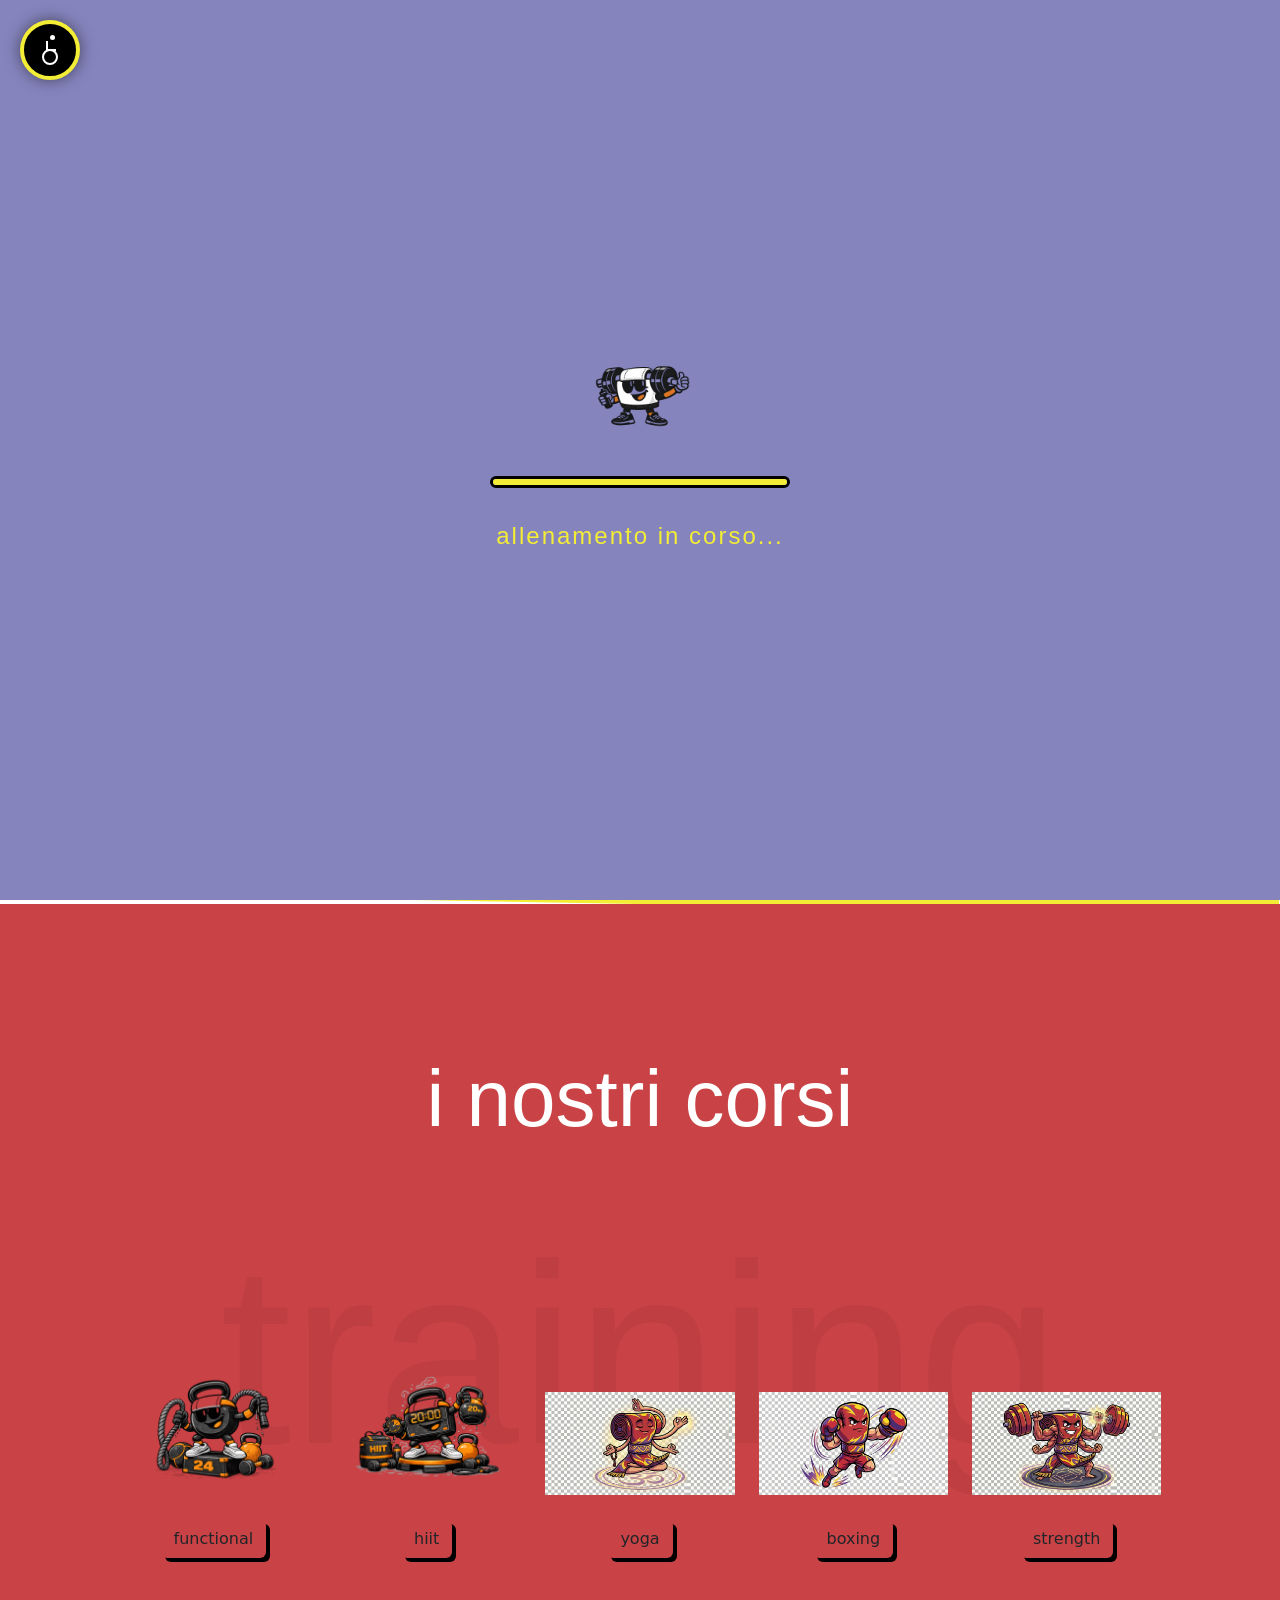
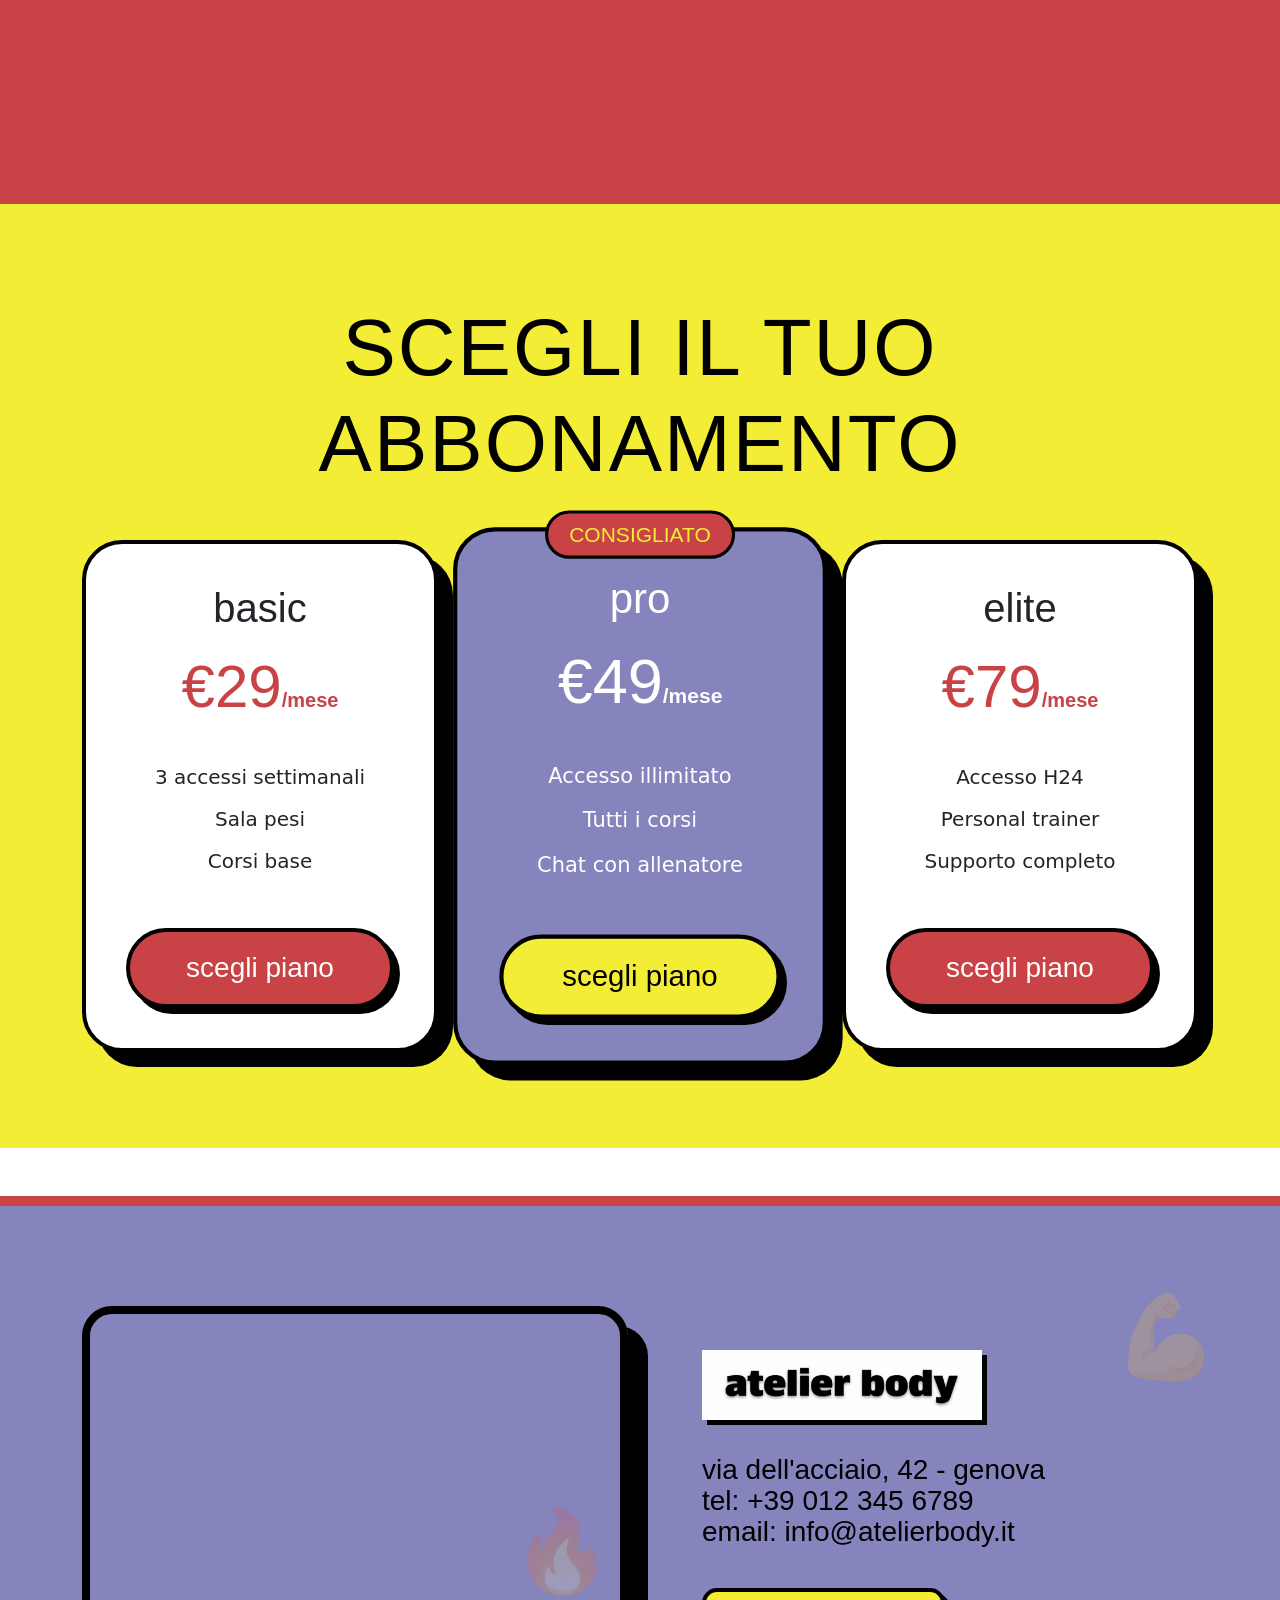
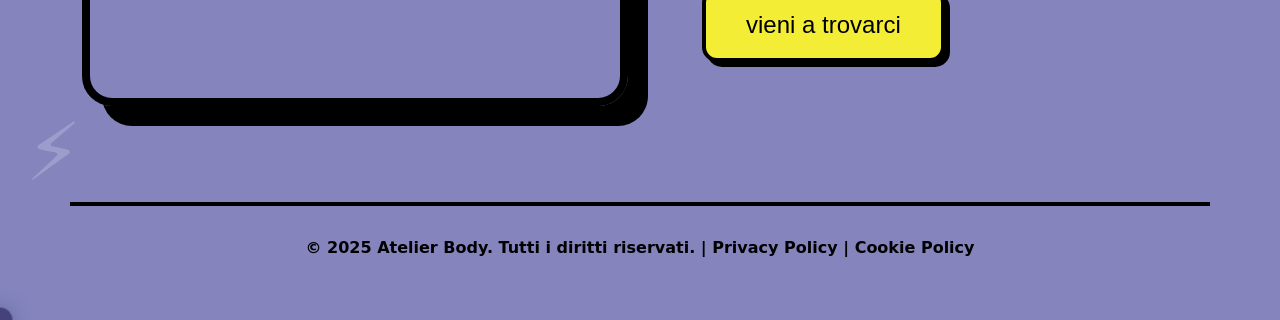
<file: index.html>
<!DOCTYPE html>
<html lang="en">

<head>
    <meta charset="UTF-8">
    <meta name="viewport" content="width=device-width, initial-scale=1.0">
    <title>Home</title>

</head>
<style>
    @import url(style.css);

    html {
        scroll-behavior: smooth;
    }
</style>

<link href="https://cdn.jsdelivr.net/npm/bootstrap@5.3.3/dist/css/bootstrap.min.css" rel="stylesheet">

<body>
    <div id="preloader">
        <div class="loader-content">
            <img src="personaggio.png" alt="Omino" class="loader-logo">
            <div class="loader-bar">
                <div class="loader-progress"></div>
            </div>
            <div class="loader-text">allenamento in corso...</div>
        </div>
    </div>
    <div class="logo-area"></div>

    <div class="primo_sfondo ">

        <!-- Navbar -->
        <div class="container-fluid fixed-top mt-4 d-flex justify-content-center" style="z-index: 9999;">
            <div class="navbar-custom">
                <!-- Blocco Sinistro -->
                <div class="nav-item">
                    <span id="menuToggle" class="nav-link-custom">menù</span>
                </div>

                <!-- Blocco Centrale (Logo) -->
                <div class="nav-item logo-item">
                    <a href="index.html" class="card">
                        <img src="logoScritta.png" class="img-base immagine_piccola">
                        <img src="personaggioHeader.png" class="img-hover immagine_piccola">
                    </a>
                </div>

                <!-- Blocco Destro -->
                <div class="nav-item">
                    <a href="login.html" class="nav-link-custom">log-in</a>
                </div>
            </div>
        </div>

        <!-- Pulsante Accessibilità rapido (Top Left) -->
        <div class="accessibility-fab left-side" id="accFab" title="Accessibilità">
            <div class="wheelchair-icon">
                <div class="wheelchair-head"></div>
                <div class="wheelchair-body"></div>
                <div class="wheelchair-wheel"></div>
            </div>
        </div>

        <!-- Pannello Accessibilità Rapido -->
        <div id="accPanel" class="acc-panel left-side">
            <span class="close-acc" id="closeAcc">&times;</span>
            <h3 class="impact-text">Accessibilità</h3>
            <button onclick="toggleHighContrast()">Inverti Colori (WCAG)</button>
            <button onclick="toggleDyslexicFont()">Font Leggibile (Dyslexic)</button>
            <button onclick="readAloud()">Leggi Contenuto (Audio)</button>
            <button onclick="changeFontSize(1.2)">Ingrandisci Caratteri</button>
            <button onclick="changeFontSize(1)">Dimensioni Standard</button>
        </div>

        <!-- Overlay Menu -->
        <div id="menuOverlay" class="menu-overlay">
            <span id="closeMenu" class="close-btn">&times;</span>
            <div class="menu-content">
                <a href="chi-siamo.html" class="menu-link">chi siamo</a>
                <a href="index.html#corsi" class="menu-link" id="corsiLink">corsi</a>
                <a href="allenatori.html" class="menu-link">allenatori</a>
                <a href="contatti.html" class="menu-link">contatti</a>

                <!-- Opzioni Accessibilità nel Menu -->
                <div class="menu-acc-section mt-5">
                    <p class="text-white small text-uppercase">Assistenza Accessibilità</p>
                    <div class="d-flex justify-content-center gap-3">
                        <button class="btn btn-outline-light btn-sm" onclick="toggleHighContrast()">Inverti</button>
                        <button class="btn btn-outline-light btn-sm" onclick="toggleDyslexicFont()">Font</button>
                        <button class="btn btn-outline-light btn-sm" onclick="readAloud()">Audio</button>
                    </div>
                </div>
            </div>
        </div>
        <div class="row align-items-center justify-content-center">
            <div class="col-sm-10 position-relative py-5">
                <!-- Stickers Decorativi -->
                <div class="hero-sticker" style="top: 0; left: 15%;">nuova stagione?</div>
                <div class="hero-sticker" style="bottom: 10%; right: 5%; background: #C94245; color: white;">#beastmode
                </div>
                <div class="hero-sticker" style="top: 50%; left: -50px; transform: rotate(-90deg);">non mollare!</div>

                <div class="testo1">
                    il dolore di <br>
                    <span style="color: white; -webkit-text-stroke: 3px black;">oggi</span>
                    <img src="personaggio.png" class="intro-img">
                    è la forza <br> di
                    <span style="color: #F8C1BA; -webkit-text-stroke: 3px black;">domani</span>
                </div>
            </div>
        </div>
    </div>

    <!-- Marquee Homepage -->
    <div class="marquee-container"
        style="transform: rotate(1deg); margin: 0; background-color: #F4ED36; color: black; border: none;">
        <div class="marquee-content" style="font-size: 60px;">
            NESSUNA SCUSA • SOLO RISULTATI • BENVENUTO IN ATELIER BODY • IL TEMPIO DEL SUDORE • NESSUNA SCUSA • SOLO
            RISULTATI • BENVENUTO IN ATELIER BODY •
        </div>
    </div>

    <div id="corsi"
        class="secondo_sfondo position-relative overflow-hidden d-flex flex-column justify-content-center align-items-center">
        <!-- Testo grande opzionale in background -->
        <div class="sfondo-testo-corsi">TRAINING</div>

        <div class="container-fluid z-2" style="margin-top: 100px; padding-bottom: 50px;">
            <div class="row text-center title-corsi-section">
                <h2 class="col-12 text-white mb-5"
                    style="font-family: 'Impact', sans-serif; font-size: 80px; text-transform: lowercase;">I NOSTRI
                    CORSI</h2>
            </div>
            <div class="row justify-content-center personaggi-container">
                <!-- 1. FUNCTIONAL -->
                <div
                    class="col-12 col-md-4 col-lg-2 mb-4 d-flex flex-column align-items-center personaggio-col animate-on-scroll">
                    <div class="personaggio-img-wrapper">
                        <!-- img esistente in root -->
                        <img src="personaggio1.png" alt="Functional" class="personaggio-img"
                            onerror="this.style.display='none'; this.nextElementSibling.style.display='block';">
                        <div class="personaggio-placeholder" style="display:none;"></div>
                    </div>
                    <button class="btn btn-pill-custom mt-auto"
                        onclick="openCorsoModal('functional')">FUNCTIONAL</button>
                </div>

                <!-- 2. HIIT -->
                <div class="col-12 col-md-4 col-lg-2 mb-4 d-flex flex-column align-items-center personaggio-col animate-on-scroll"
                    style="transition-delay: 0.1s;">
                    <div class="personaggio-img-wrapper">
                        <!-- seconda img in root -->
                        <img src="personaggio2.png" alt="HIIT" class="personaggio-img"
                            onerror="this.style.display='none'; this.nextElementSibling.style.display='block';">
                        <div class="personaggio-placeholder" style="display:none;"></div>
                    </div>
                    <button class="btn btn-pill-custom mt-auto" onclick="openCorsoModal('hiit')">HIIT</button>
                </div>

                <!-- 3. YOGA -->
                <div class="col-12 col-md-4 col-lg-2 mb-4 d-flex flex-column align-items-center personaggio-col animate-on-scroll"
                    style="transition-delay: 0.2s;">
                    <div class="personaggio-img-wrapper">
                        <img src="immagineYogaAllenatore.png" alt="Yoga" class="personaggio-img">
                    </div>
                    <button class="btn btn-pill-custom mt-auto" onclick="openCorsoModal('yoga')">YOGA</button>
                </div>

                <!-- 4. BOXING -->
                <div class="col-12 col-md-4 col-lg-2 mb-4 d-flex flex-column align-items-center personaggio-col animate-on-scroll"
                    style="transition-delay: 0.3s;">
                    <div class="personaggio-img-wrapper">
                        <img src="immagineAllenatoreBoxe.png" alt="Boxing" class="personaggio-img">
                    </div>
                    <button class="btn btn-pill-custom mt-auto" onclick="openCorsoModal('boxing')">BOXING</button>
                </div>

                <!-- 5. STRENGTH -->
                <div class="col-12 col-md-4 col-lg-2 mb-4 d-flex flex-column align-items-center personaggio-col animate-on-scroll"
                    style="transition-delay: 0.4s;">
                    <div class="personaggio-img-wrapper">
                        <img src="immagineAllenatoreStraight.png" alt="Strength" class="personaggio-img">
                    </div>
                    <button class="btn btn-pill-custom mt-auto" onclick="openCorsoModal('strength')">STRENGTH</button>
                </div>
            </div>
        </div>
    </div>

    <div id="abbonamenti" class="quarto_sfondo py-5">
        <div class="container py-5">
            <h2 class="text-center section-title mb-5">SCEGLI IL TUO ABBONAMENTO</h2>
            <div class="row g-4 justify-content-center">
                <!-- BASIC -->
                <div class="col-12 col-md-6 col-lg-4">
                    <div class="subscription-card">
                        <h3 class="plan-name">BASIC</h3>
                        <div class="plan-price">€29<span>/mese</span></div>
                        <ul class="plan-benefits">
                            <li>3 accessi settimanali</li>
                            <li>Sala pesi</li>
                            <li>Corsi base</li>
                        </ul>
                        <a href="pagamento-basic.html" class="btn-choose">Scegli piano</a>
                    </div>
                </div>
                <!-- PRO -->
                <div class="col-12 col-md-6 col-lg-4">
                    <div class="subscription-card highlighting">
                        <div class="badge-featured">CONSIGLIATO</div>
                        <h3 class="plan-name">PRO</h3>
                        <div class="plan-price">€49<span>/mese</span></div>
                        <ul class="plan-benefits">
                            <li>Accesso illimitato</li>
                            <li>Tutti i corsi</li>
                            <li>Chat con allenatore</li>
                        </ul>
                        <a href="pagamento-pro.html" class="btn-choose">Scegli piano</a>
                    </div>
                </div>
                <!-- ELITE -->
                <div class="col-12 col-md-6 col-lg-4">
                    <div class="subscription-card">
                        <h3 class="plan-name">ELITE</h3>
                        <div class="plan-price">€79<span>/mese</span></div>
                        <ul class="plan-benefits">
                            <li>Accesso H24</li>
                            <li>Personal trainer</li>
                            <li>Supporto completo</li>
                        </ul>
                        <a href="pagamento-elite.html" class="btn-choose">Scegli piano</a>
                    </div>
                </div>
            </div>
        </div>
    </div>



    <!-- Custom Modal per info corso -->
    <div id="corsoModal" class="custom-modal-overlay">
        <div class="custom-modal-content">
            <span class="close-modal-btn" onclick="closeCorsoModal()">&times;</span>
            <h2 id="modalTitle" class="modal-title-custom">TITOLO CORSO</h2>
            <div id="modalDescription" class="modal-desc-custom">
                Descrizione qui...
            </div>
            <div class="modal-istruttore-custom mt-4">
                istruttore: <a href="istruttori.html" id="modalIstruttore">Nome</a>
            </div>
        </div>
    </div>





    <!-- Footer -->
    <footer class="footer-custom mt-5">
        <!-- Decori Galleggianti -->
        <div class="footer-deco" style="top: 10%; right: 5%;">💪</div>
        <div class="footer-deco" style="bottom: 15%; left: 2%;">⚡</div>
        <div class="footer-deco" style="top: 40%; left: 40%;">🔥</div>

        <div class="container">
            <div class="row align-items-center">
                <!-- Mappa a Sinistra -->
                <div class="col-lg-6 reveal-bouncy">
                    <div class="footer-map-container">
                        <iframe
                            src="https://www.google.com/maps/embed?pb=!1m18!1m12!1m3!1d2849.6240001582196!2d8.857155376586292!3d44.42036080247632!2m3!1f0!2f0!3f0!3m2!1i1024!2i768!4f13.1!3m3!1m2!1s0x12d340c79f33286f%3A0xbd61fc902e810751!2sVia%20dell&#39;Acciaio%2C%2042%2C%2016152%20Genova%20GE!5e0!3m2!1sit!2sit!4v1775855752203!5m2!1sit!2sit"
                            style="border:0;" allowfullscreen="" loading="lazy"
                            referrerpolicy="no-referrer-when-downgrade"></iframe>
                    </div>
                </div>
                <!-- Contatti a Destra -->
                <div class="col-lg-6 reveal-bouncy" style="transition-delay: 0.2s;">
                    <div class="footer-right-content">
                        <img src="logoScritta.png" alt="Atelier Body" class="footer-logo">
                        <div class="footer-info">
                            via dell'acciaio, 42 - genova<br>
                            tel: +39 012 345 6789<br>
                            email: info@atelierbody.it
                        </div>
                        <a href="contatti.html" class="btn-footer">vieni a trovarci</a>
                    </div>
                </div>
            </div>
            <div class="row pt-5 mt-5">
                <div class="col-12 text-center footer-links-bottom">
                    &copy; 2025 Atelier Body. Tutti i diritti riservati. | Privacy Policy | Cookie Policy
                </div>
            </div>
        </div>
    </footer>

    <script src="https://cdn.jsdelivr.net/npm/bootstrap@5.3.3/dist/js/bootstrap.bundle.min.js"></script>
    <script src="script.js"></script>
</body>

</html>
</file>
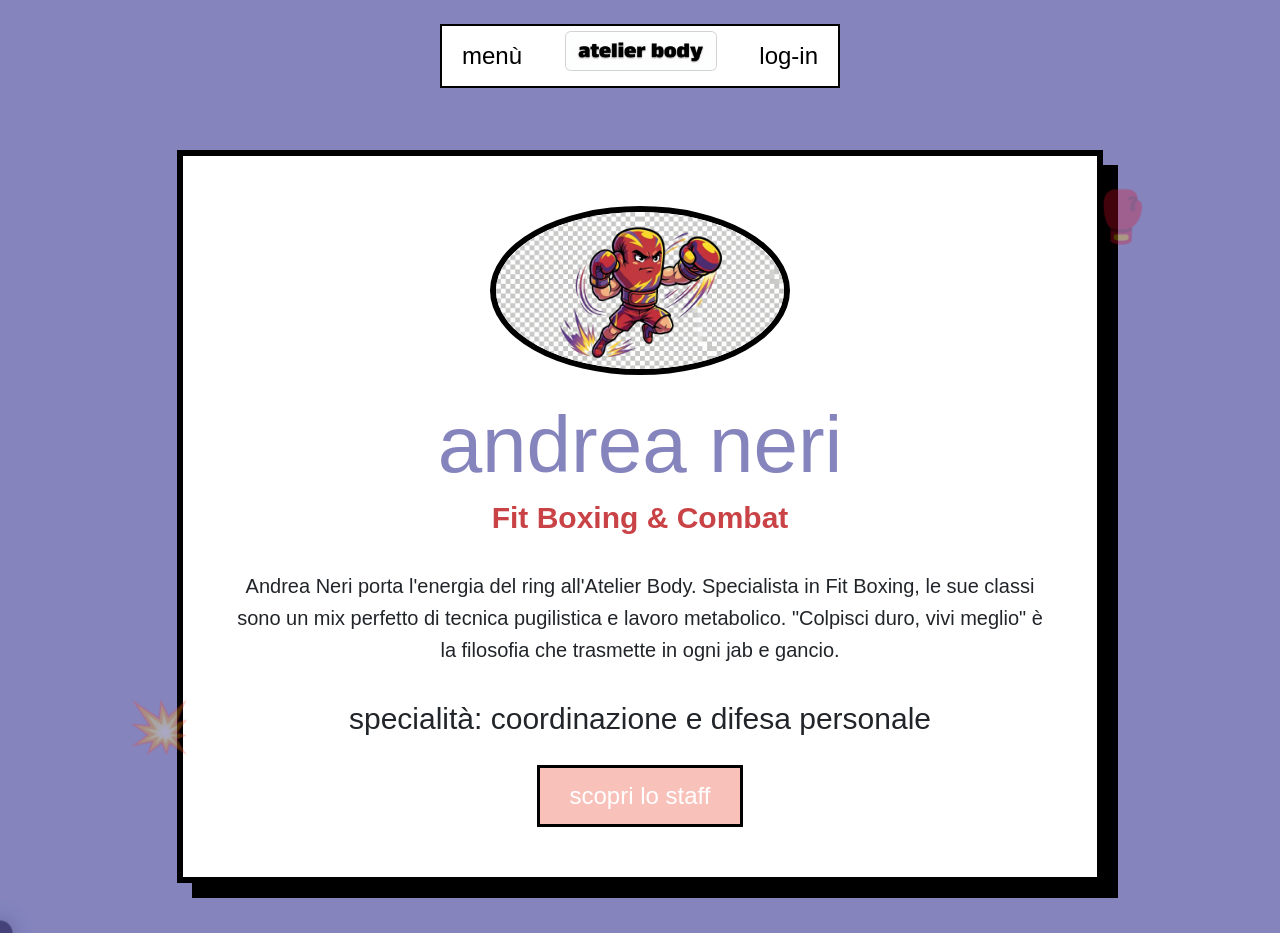
<file: andrea-neri.html>
<!DOCTYPE html>
<html lang="it">

<head>
    <meta charset="UTF-8">
    <meta name="viewport" content="width=device-width, initial-scale=1.0">
    <title>Andrea Neri | Atelier Body</title>
    <link href="https://cdn.jsdelivr.net/npm/bootstrap@5.3.3/dist/css/bootstrap.min.css" rel="stylesheet">
    <link rel="stylesheet" href="style.css">
</head>

<body>
    <!-- Navbar -->
    <div class="container-fluid fixed-top mt-4 d-flex justify-content-center" style="z-index: 9999;">
        <div class="navbar-custom">
            <div class="nav-item">
                <span id="menuToggle" class="nav-link-custom">menù</span>
            </div>
            <div class="nav-item logo-item">
                <a href="index.html" class="card">
                    <img src="logoScritta.png" class="img-base immagine_piccola">
                    <img src="personaggioHeader.png" class="img-hover immagine_piccola">
                </a>
            </div>
            <div class="nav-item">
                <a href="login.html" class="nav-link-custom">log-in</a>
            </div>
        </div>
    </div>

    <!-- Overlay Menu -->
    <div id="menuOverlay" class="menu-overlay">
        <span id="closeMenu" class="close-btn">&times;</span>
        <div class="menu-content">
            <a href="chi-siamo.html" class="menu-link">chi siamo</a>
            <a href="index.html#corsi" class="menu-link" id="corsiLink">corsi</a>
            <a href="allenatori.html" class="menu-link">allenatori</a>
            <a href="contatti.html" class="menu-link">contatti</a>
        </div>
    </div>

    <div class="dettaglio-sfondo" style="background-color: #8584BD !important;">
        <!-- Decorazioni Gym -->
        <div class="gym-deco-icon anim-punch" style="top: 20%; right: 10%;">🥊</div>
        <div class="gym-deco-icon anim-punch" style="bottom: 15%; left: 10%;">💥</div>

        <div class="container animate-on-scroll is-visible">
            <div class="row justify-content-center">
                <div class="col-12 col-md-10">
                    <div class="dettaglio-box text-center reveal-bouncy active">
                        <img src="immagineAllenatoreBoxe.png" alt="Andrea Neri" class="dettaglio-img anim-punch" style="border-radius: 50%; max-width: 300px;">
                        <div class="dettaglio-nome" style="color: #8584BD;">andrea neri</div>
                        <div class="dettaglio-ruolo">Fit Boxing & Combat</div>
                        <div class="dettaglio-testo">
                            Andrea Neri porta l'energia del ring all'Atelier Body. Specialista in Fit Boxing, le sue classi sono un mix perfetto di tecnica pugilistica e lavoro metabolico. "Colpisci duro, vivi meglio" è la filosofia che trasmette in ogni jab e gancio.
                        </div>
                        <div class="dettaglio-corsi">specialità: coordinazione e difesa personale</div>
                        <div class="mt-4">
                            <a href="allenatori.html" class="btn-back-corsi" style="background-color: #F8C1BA;">scopri lo staff</a>
                        </div>
                    </div>
                </div>
            </div>
        </div>
    </div>

    <div id="cursor"></div>
    <div id="cursor-follower"></div>

    <script src="https://cdn.jsdelivr.net/npm/bootstrap@5.3.3/dist/js/bootstrap.bundle.min.js"></script>
    <script src="script.js"></script>
</body>
</html>
</file>
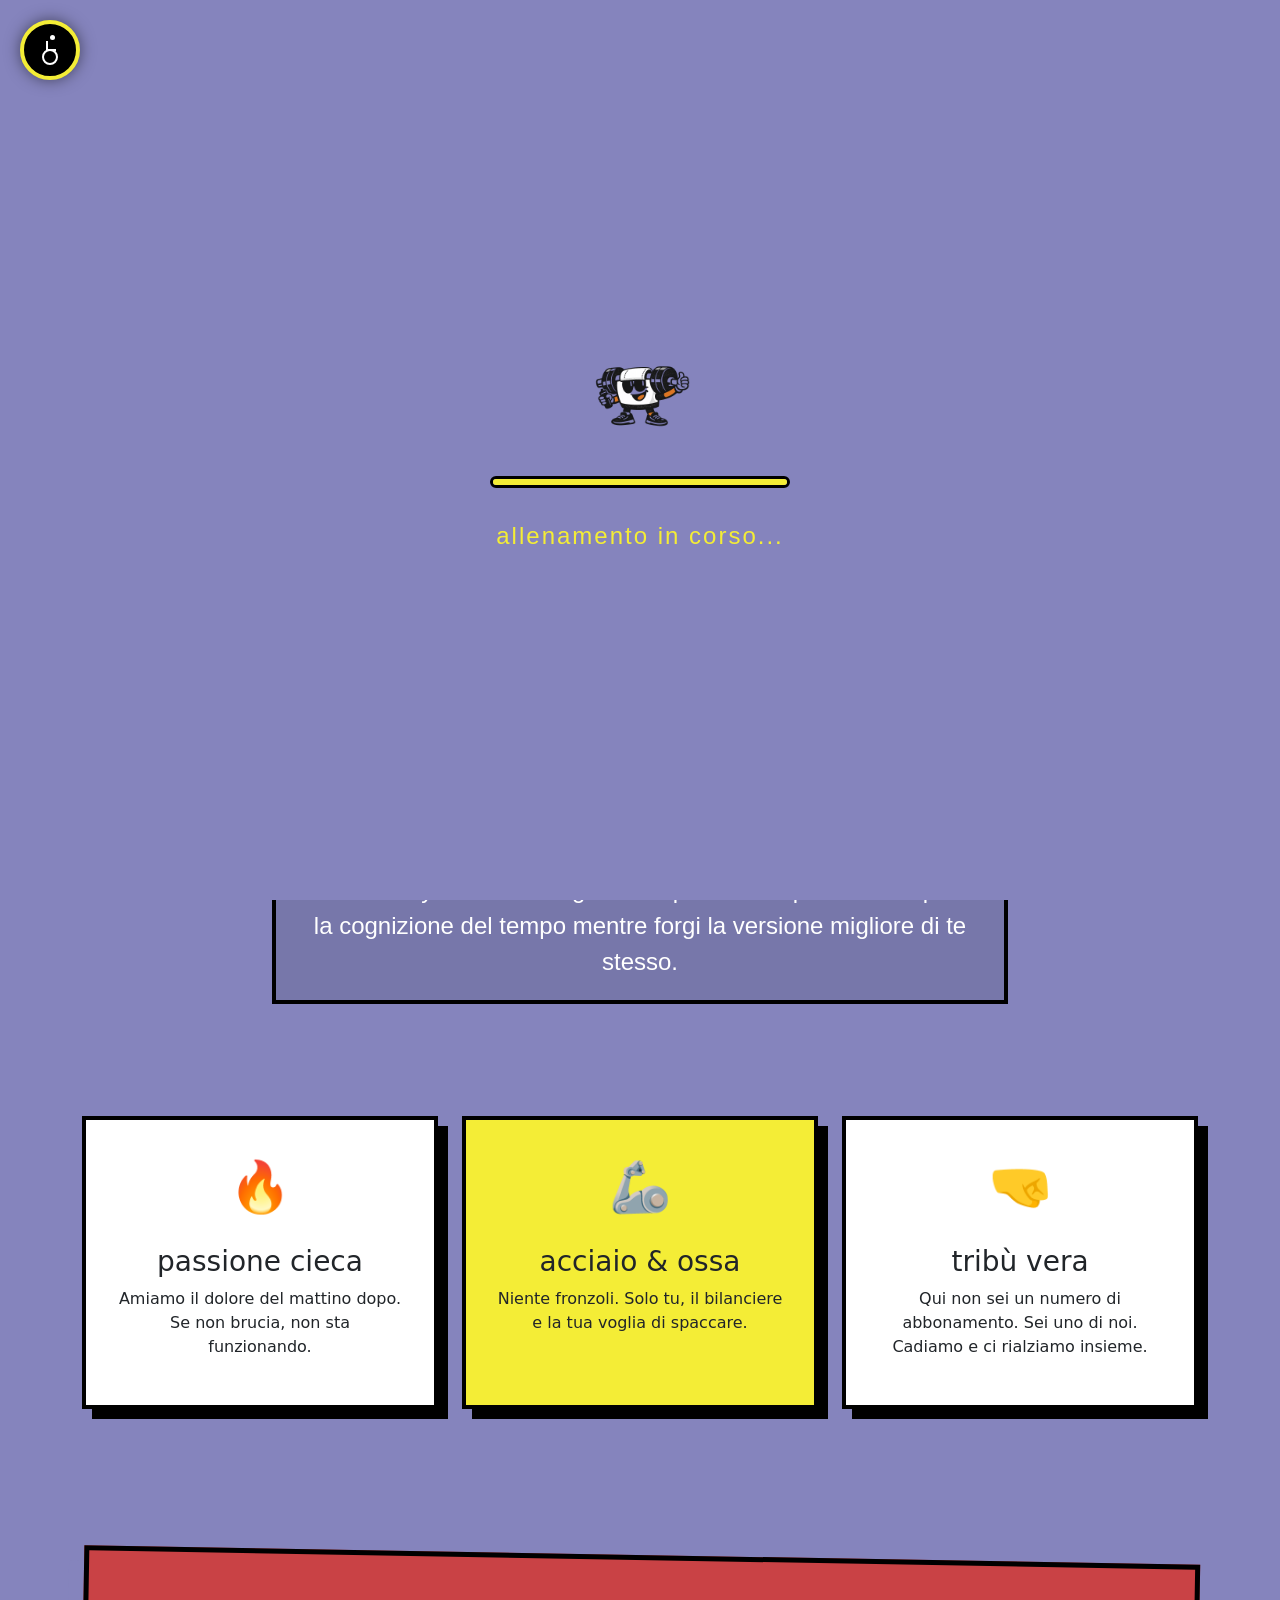
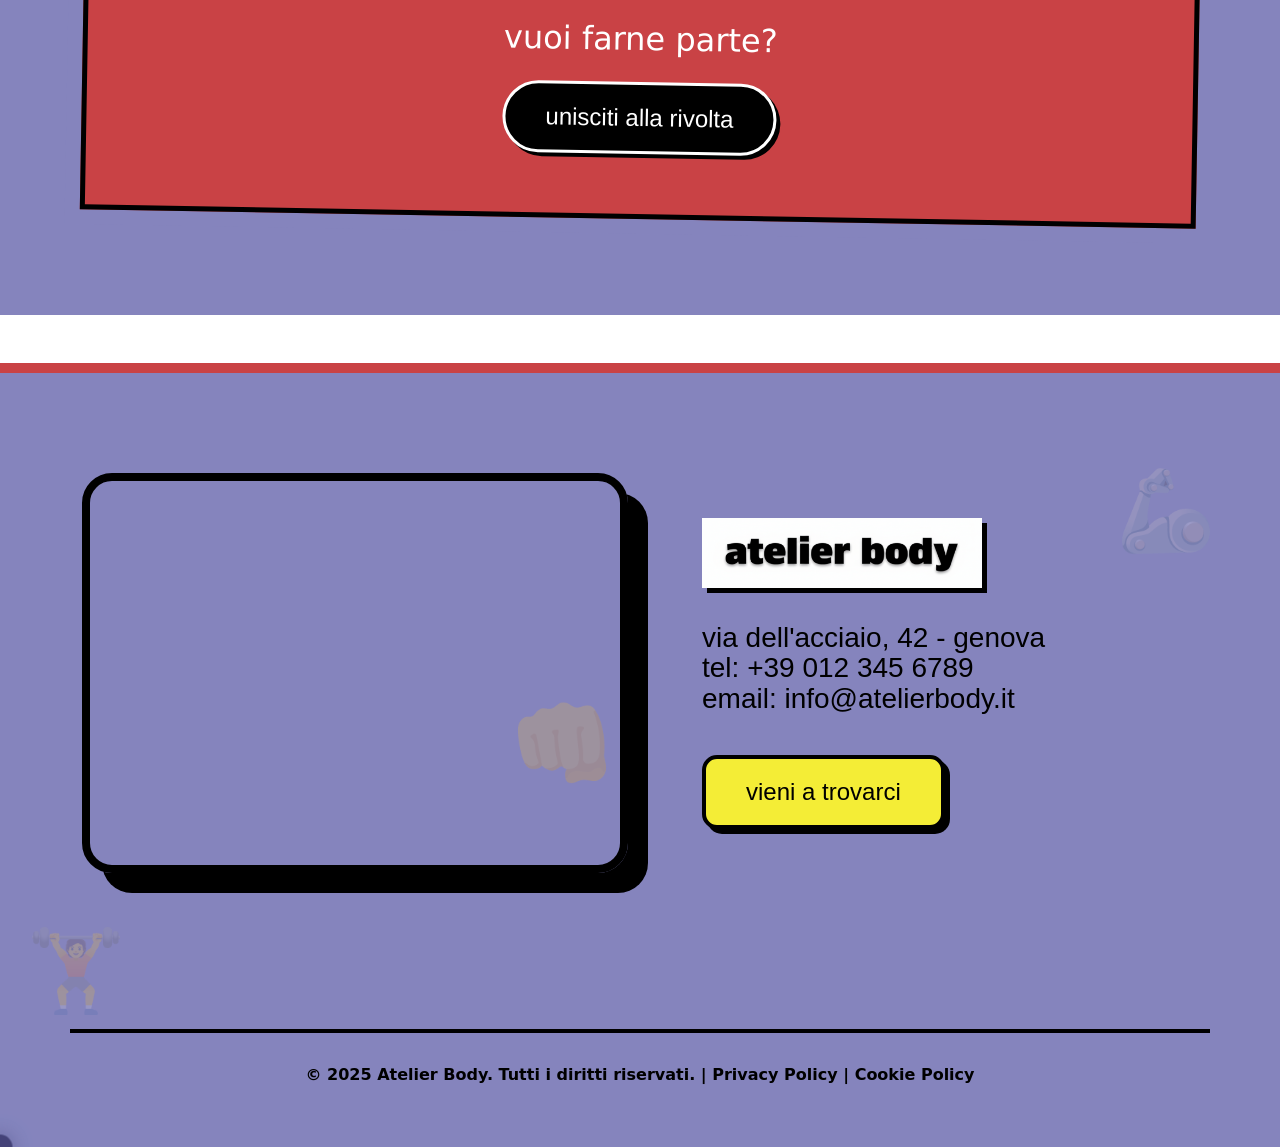
<file: chi-siamo.html>
<!DOCTYPE html>
<html lang="en">

<head>
    <meta charset="UTF-8">
    <meta name="viewport" content="width=device-width, initial-scale=1.0">
    <title>Chi Siamo</title>
    <link href="https://cdn.jsdelivr.net/npm/bootstrap@5.3.3/dist/css/bootstrap.min.css" rel="stylesheet">
    <style>
        @import url(style.css);

        html {
            scroll-behavior: smooth;
        }

        .storia-sfondo {
            background-color: #8584BD !important;
            min-height: 100vh;
            display: flex;
            align-items: center;
            justify-content: center;
            padding-top: 100px;
        }

        .testo-storia {
            text-align: center;
            color: #F4ED36;
            font-family: 'Impact', 'Arial Narrow', sans-serif;
            font-size: 100px;
            font-weight: 900;
            line-height: 1;
            text-transform: lowercase;
        }

        .paragrafo-storia {
            color: white;
            font-family: sans-serif;
            font-size: 24px;
            text-align: center;
            max-width: 800px;
            margin: 40px auto;
            padding: 20px;
            border: 4px solid black;
            background-color: rgba(0, 0, 0, 0.1);
        }
    </style>
</head>

<body>
    <div id="preloader">
        <div class="loader-content">
            <img src="personaggio.png" alt="Omino" class="loader-logo">
            <div class="loader-bar">
                <div class="loader-progress"></div>
            </div>
            <div class="loader-text">allenamento in corso...</div>
        </div>
    </div>
    <div class="logo-area"></div>
    <!-- Navbar -->
    <div class="container-fluid fixed-top mt-4 d-flex justify-content-center" style="z-index: 9999;">
        <div class="navbar-custom">
            <!-- Blocco Sinistro -->
            <div class="nav-item">
                <span id="menuToggle" class="nav-link-custom">menù</span>
            </div>

            <!-- Blocco Centrale (Logo) -->
            <div class="nav-item logo-item">
                <a href="index.html" class="card">
                    <img src="logoScritta.png" class="img-base immagine_piccola">
                    <img src="personaggioHeader.png" class="img-hover immagine_piccola">
                </a>
            </div>

            <!-- Blocco Destro -->
            <div class="nav-item">
                <a href="login.html" class="nav-link-custom">log-in</a>
            </div>
        </div>
    </div>

    <!-- Overlay Menu -->
    <div id="menuOverlay" class="menu-overlay">
        <span id="closeMenu" class="close-btn">&times;</span>
        <div class="menu-content">
            <a href="chi-siamo.html" class="menu-link">chi siamo</a>
            <a href="index.html#corsi" class="menu-link" id="corsiLink">corsi</a>
            <a href="allenatori.html" class="menu-link">allenatori</a>
            <a href="contatti.html" class="menu-link">contatti</a>

            <!-- Opzioni Accessibilità nel Menu -->
            <div class="menu-acc-section mt-5">
                <p class="text-white small text-uppercase">Assistenza Accessibilità</p>
                <div class="d-flex justify-content-center gap-3">
                    <button class="btn btn-outline-light btn-sm" onclick="toggleHighContrast()">Inverti</button>
                    <button class="btn btn-outline-light btn-sm" onclick="toggleDyslexicFont()">Font</button>
                    <button class="btn btn-outline-light btn-sm" onclick="readAloud()">Audio</button>
                </div>
            </div>
        </div>
    </div>

    <!-- Pulsante Accessibilità rapido (Top Left) -->
    <div class="accessibility-fab left-side" id="accFab" title="Accessibilità">
        <div class="wheelchair-icon">
            <div class="wheelchair-head"></div>
            <div class="wheelchair-body"></div>
            <div class="wheelchair-wheel"></div>
        </div>
    </div>

    <!-- Pannello Accessibilità Rapido -->
    <div id="accPanel" class="acc-panel left-side">
        <span class="close-acc" id="closeAcc">&times;</span>
        <h3 class="impact-text">Accessibilità</h3>
        <button onclick="toggleHighContrast()">Inverti Colori (WCAG)</button>
        <button onclick="toggleDyslexicFont()">Font Leggibile (Dyslexic)</button>
        <button onclick="readAloud()">Leggi Contenuto (Audio)</button>
        <button onclick="changeFontSize(1.2)">Ingrandisci Caratteri</button>
        <button onclick="changeFontSize(1)">Dimensioni Standard</button>
    </div>

    <!-- Contenuto -->
    <div class="storia-sfondo overflow-hidden position-relative pb-5">
        <!-- Floating Blobs Decorativi -->
        <div class="floating-blob" style="top: 10%; left: 5%;"></div>
        <div class="floating-blob"
            style="top: 60%; right: 5%; background: radial-gradient(circle, #C94245 0%, transparent 70%);"></div>
        <div class="floating-blob"
            style="top: 80%; left: 20%; background: radial-gradient(circle, #F4ED36 0%, transparent 70%);"></div>

        <div class="container py-5">
            <div class="testo-storia reveal-bouncy">il nostro <br> manifesto</div>

            <div class="marquee-container my-5">
                <div class="marquee-content">
                    NO PAIN NO GAIN • ATELIER BODY • NO PAIN NO GAIN • ATELIER BODY • NO PAIN NO GAIN • ATELIER BODY •
                    NO PAIN NO GAIN • ATELIER BODY •
                </div>
            </div>

            <div class="row g-4 mt-5">
                <div class="col-lg-8 mx-auto">
                    <div class="paragrafo-storia reveal-bouncy">
                        <h2 class="impact-text text-yellow mb-4">non chiamarci palestra.</h2>
                        In un mondo di macchine lucide e specchi per selfie, noi abbiamo scelto il <strong>ferro
                            vecchio</strong>, il <strong>sudore vero</strong> e la <strong>fatica brutale</strong>.
                        Nati nel cuore della città da un garage polveroso, siamo diventati il rifugio di chi non cerca
                        scuse, ma risultati.
                        <br><br>
                        Atelier Body non è un luogo dove "passi il tempo". È dove perdi la cognizione del tempo mentre
                        forgi la versione migliore di te stesso.
                    </div>
                </div>
            </div>

            <div class="row g-4 mt-5">
                <!-- Valore 1 -->
                <div class="col-md-4 reveal-bouncy">
                    <div class="valore-card">
                        <div class="valore-icon">🔥</div>
                        <h3 class="impact-text">passione cieca</h3>
                        <p>Amiamo il dolore del mattino dopo. Se non brucia, non sta funzionando.</p>
                    </div>
                </div>
                <!-- Valore 2 -->
                <div class="col-md-4 reveal-bouncy" style="transition-delay: 0.1s;">
                    <div class="valore-card destacar">
                        <div class="valore-icon">🦾</div>
                        <h3 class="impact-text">acciaio & ossa</h3>
                        <p>Niente fronzoli. Solo tu, il bilanciere e la tua voglia di spaccare.</p>
                    </div>
                </div>
                <!-- Valore 3 -->
                <div class="col-md-4 reveal-bouncy" style="transition-delay: 0.2s;">
                    <div class="valore-card">
                        <div class="valore-icon">🤜</div>
                        <h3 class="impact-text">tribù vera</h3>
                        <p>Qui non sei un numero di abbonamento. Sei uno di noi. Cadiamo e ci rialziamo insieme.</p>
                    </div>
                </div>
            </div>

            <div class="row mt-5 pt-5 text-center reveal-bouncy">
                <div class="col-12">
                    <div class="cta-storia">
                        <h2 class="impact-text text-white">vuoi farne parte?</h2>
                        <a href="login.html" class="btn btn-pill-custom mt-3">unisciti alla rivolta</a>
                    </div>
                </div>
            </div>
        </div>
    </div>

    <!-- Footer -->
    <footer class="footer-custom mt-5">
        <!-- Decori Galleggianti -->
        <div class="footer-deco" style="top: 10%; right: 5%;">🦾</div>
        <div class="footer-deco" style="bottom: 15%; left: 2%;">🏋️</div>
        <div class="footer-deco" style="top: 40%; left: 40%;">👊</div>

        <div class="container">
            <div class="row align-items-center">
                <!-- Mappa a Sinistra -->
                <div class="col-lg-6 reveal-bouncy">
                    <div class="footer-map-container">
                        <iframe
                            src="https://www.google.com/maps/embed?pb=!1m18!1m12!1m3!1d2849.6240001582196!2d8.857155376586292!3d44.42036080247632!2m3!1f0!2f0!3f0!3m2!1i1024!2i768!4f13.1!3m3!1m2!1s0x12d340c79f33286f%3A0xbd61fc902e810751!2sVia%20dell&#39;Acciaio%2C%2042%2C%2016152%20Genova%20GE!5e0!3m2!1sit!2sit!4v1775855752203!5m2!1sit!2sit"
                            style="border:0;" allowfullscreen="" loading="lazy"
                            referrerpolicy="no-referrer-when-downgrade"></iframe>
                    </div>
                </div>
                <!-- Contatti a Destra -->
                <div class="col-lg-6 reveal-bouncy" style="transition-delay: 0.2s;">
                    <div class="footer-right-content">
                        <img src="logoScritta.png" alt="Atelier Body" class="footer-logo">
                        <div class="footer-info">
                            via dell'acciaio, 42 - genova<br>
                            tel: +39 012 345 6789<br>
                            email: info@atelierbody.it
                        </div>
                        <a href="contatti.html" class="btn-footer">vieni a trovarci</a>
                    </div>
                </div>
            </div>
            <div class="row pt-5 mt-5">
                <div class="col-12 text-center footer-links-bottom">
                    &copy; 2025 Atelier Body. Tutti i diritti riservati. | Privacy Policy | Cookie Policy
                </div>
            </div>
        </div>
    </footer>

    <script src="https://cdn.jsdelivr.net/npm/bootstrap@5.3.3/dist/js/bootstrap.bundle.min.js"></script>
    <script src="script.js"></script>
</body>

</html>
</file>
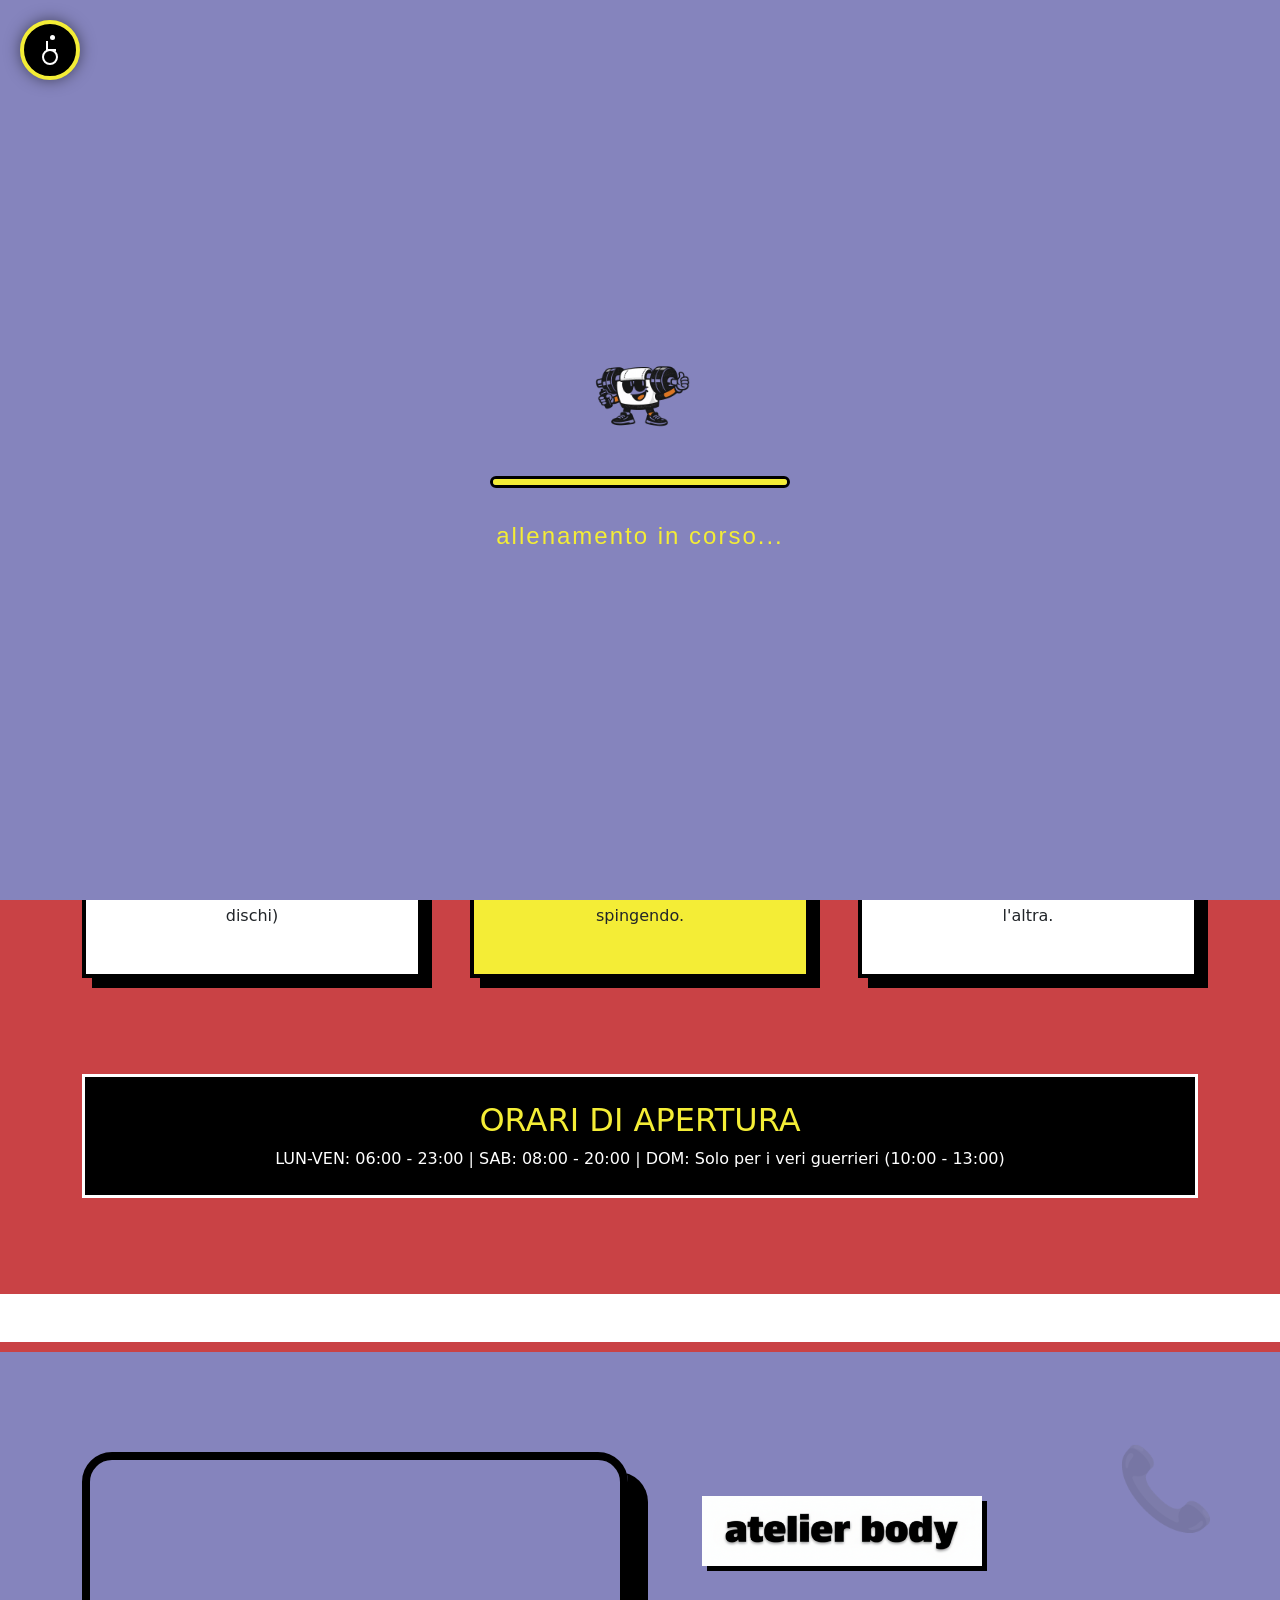
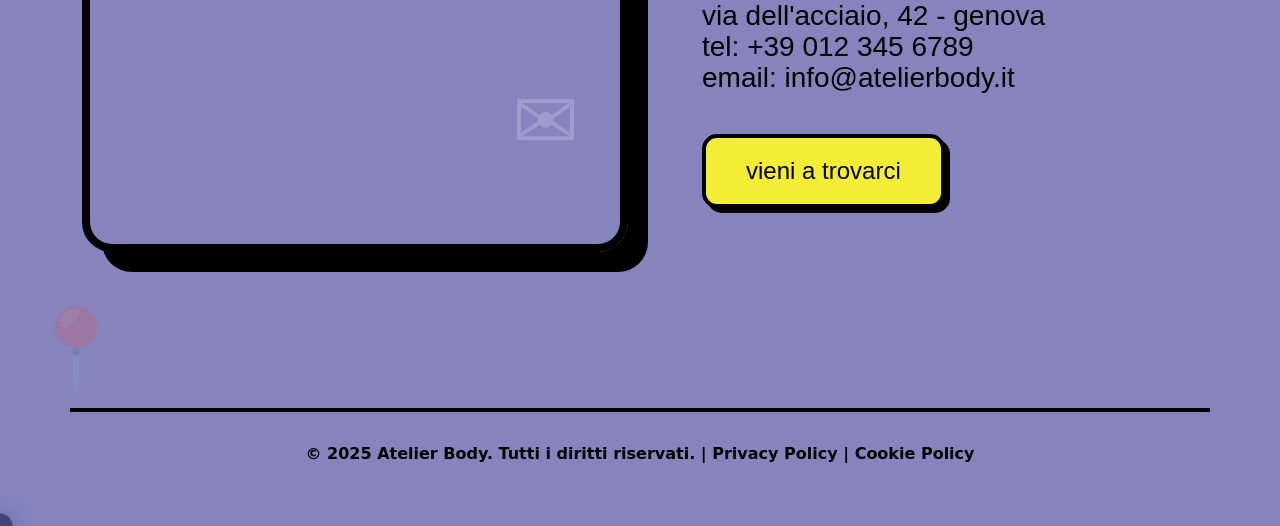
<file: contatti.html>
<!DOCTYPE html>
<html lang="en">

<head>
    <meta charset="UTF-8">
    <meta name="viewport" content="width=device-width, initial-scale=1.0">
    <title>Contatti</title>
    <link href="https://cdn.jsdelivr.net/npm/bootstrap@5.3.3/dist/css/bootstrap.min.css" rel="stylesheet">
    <style>
        @import url(style.css);

        html {
            scroll-behavior: smooth;
        }

        .contatti-sfondo {
            background-color: #C94245 !important;
            min-height: 100vh;
            display: flex;
            flex-direction: column;
            align-items: center;
            justify-content: center;
            padding-top: 150px;
            padding-bottom: 50px;
        }

        .testo-contatti {
            text-align: center;
            color: #F8C1BA;
            font-family: 'Impact', 'Arial Narrow', sans-serif;
            font-size: 100px;
            font-weight: 900;
            line-height: 1;
            text-transform: lowercase;
            margin-bottom: 60px;
        }

        .allenatore-card {
            border: 4px solid black;
            background-color: white;
            padding: 30px;
            margin: 20px 0;
            text-align: center;
            font-family: sans-serif;
            box-shadow: 10px 10px 0px black;
            transition: transform 0.2s;
        }

        .allenatore-card:hover {
            transform: translateY(-10px);
        }

        .allenatore-nome {
            font-family: 'Impact', 'Arial Narrow', sans-serif;
            font-size: 40px;
            text-transform: lowercase;
            color: black;
        }

        .allenatore-ruolo {
            font-size: 24px;
            color: #C94245;
            font-weight: bold;
            margin-bottom: 15px;
        }
    </style>
</head>

<body>
    <div id="preloader">
        <div class="loader-content">
            <img src="personaggio.png" alt="Omino" class="loader-logo">
            <div class="loader-bar">
                <div class="loader-progress"></div>
            </div>
            <div class="loader-text">allenamento in corso...</div>
        </div>
    </div>
    <div class="logo-area"></div>
    <!-- Navbar -->
    <div class="container-fluid fixed-top mt-4 d-flex justify-content-center" style="z-index: 9999;">
        <div class="navbar-custom">
            <!-- Blocco Sinistro -->
            <div class="nav-item">
                <span id="menuToggle" class="nav-link-custom">menù</span>
            </div>

            <!-- Blocco Centrale (Logo) -->
            <div class="nav-item logo-item">
                <a href="index.html" class="card">
                    <img src="logoScritta.png" class="img-base immagine_piccola">
                    <img src="personaggioHeader.png" class="img-hover immagine_piccola">
                </a>
            </div>

            <!-- Blocco Destro -->
            <div class="nav-item">
                <a href="login.html" class="nav-link-custom">log-in</a>
            </div>
        </div>
    </div>

    <!-- Overlay Menu -->
    <div id="menuOverlay" class="menu-overlay">
        <span id="closeMenu" class="close-btn">&times;</span>
        <div class="menu-content">
            <a href="chi-siamo.html" class="menu-link">chi siamo</a>
            <a href="index.html#corsi" class="menu-link" id="corsiLink">corsi</a>
            <a href="allenatori.html" class="menu-link">allenatori</a>
            <a href="contatti.html" class="menu-link">contatti</a>

            <!-- Opzioni Accessibilità nel Menu -->
            <div class="menu-acc-section mt-5">
                <p class="text-white small text-uppercase">Assistenza Accessibilità</p>
                <div class="d-flex justify-content-center gap-3">
                    <button class="btn btn-outline-light btn-sm" onclick="toggleHighContrast()">Inverti</button>
                    <button class="btn btn-outline-light btn-sm" onclick="toggleDyslexicFont()">Font</button>
                    <button class="btn btn-outline-light btn-sm" onclick="readAloud()">Audio</button>
                </div>
            </div>
        </div>
    </div>

    <!-- Pulsante Accessibilità rapido (Top Left) -->
    <div class="accessibility-fab left-side" id="accFab" title="Accessibilità">
        <div class="wheelchair-icon">
            <div class="wheelchair-head"></div>
            <div class="wheelchair-body"></div>
            <div class="wheelchair-wheel"></div>
        </div>
    </div>

    <!-- Pannello Accessibilità Rapido -->
    <div id="accPanel" class="acc-panel left-side">
        <span class="close-acc" id="closeAcc">&times;</span>
        <h3 class="impact-text">Accessibilità</h3>
        <button onclick="toggleHighContrast()">Inverti Colori (WCAG)</button>
        <button onclick="toggleDyslexicFont()">Font Leggibile (Dyslexic)</button>
        <button onclick="readAloud()">Leggi Contenuto (Audio)</button>
        <button onclick="changeFontSize(1.2)">Ingrandisci Caratteri</button>
        <button onclick="changeFontSize(1)">Dimensioni Standard</button>
    </div>

    <div class="contatti-sfondo overflow-hidden position-relative pb-5">
        <!-- Floating Blobs Decorativi -->
        <div class="floating-blob" style="top: 15%; left: 10%;"></div>
        <div class="floating-blob"
            style="bottom: 20%; right: 5%; background: radial-gradient(circle, #C94245 0%, transparent 70%);"></div>

        <div class="container py-5">
            <div class="testo-contatti reveal-bouncy">vieni a <br> trovarci</div>
            <p class="text-white text-center mb-5 fw-bold reveal-bouncy" style="font-size: 22px;">Non morderemo... a
                meno che non salti il leg-day.</p>

            <div class="marquee-container my-5">
                <div class="marquee-content">
                    • FIND US • CALL US • EMAIL US • JOIN US • GO HARD OR GO HOME • FIND US • CALL US • EMAIL US • JOIN
                    US • GO HARD OR GO HOME •
                </div>
            </div>

            <div class="row justify-content-center g-5">
                <div class="col-md-4 reveal-bouncy">
                    <div class="valore-card">
                        <div class="valore-icon">📍</div>
                        <h3 class="impact-text">dove siamo</h3>
                        <p>Via dell'Acciaio, 42<br>Piano Terra (segui il rumore dei dischi)</p>
                    </div>
                </div>
                <div class="col-md-4 reveal-bouncy" style="transition-delay: 0.1s;">
                    <div class="valore-card destacar">
                        <div class="valore-icon">📞</div>
                        <h3 class="impact-text">chiamaci</h3>
                        <p>+39 012 345 6789<br>Rispondiamo solo se non stiamo spingendo.</p>
                    </div>
                </div>
                <div class="col-md-4 reveal-bouncy" style="transition-delay: 0.2s;">
                    <div class="valore-card">
                        <div class="valore-icon">✉️</div>
                        <h3 class="impact-text">scrivici</h3>
                        <p>info@atelierbody.it<br>Ti risponderemo tra una serie e l'altra.</p>
                    </div>
                </div>
            </div>

            <div class="row mt-5 text-center reveal-bouncy">
                <div class="col-12">
                    <div class="cta-contatti mt-5 p-4 bg-black border border-3 border-white">
                        <h2 class="impact-text text-yellow">ORARI DI APERTURA</h2>
                        <p class="text-white mb-0">LUN-VEN: 06:00 - 23:00 | SAB: 08:00 - 20:00 | DOM: Solo per i veri
                            guerrieri (10:00 - 13:00)</p>
                    </div>
                </div>
            </div>
        </div>
    </div>

    <!-- Footer -->
    <footer class="footer-custom mt-5">
        <!-- Decori Galleggianti -->
        <div class="footer-deco" style="top: 10%; right: 5%;">📞</div>
        <div class="footer-deco" style="bottom: 15%; left: 2%;">📍</div>
        <div class="footer-deco" style="top: 40%; left: 40%;">✉️</div>

        <div class="container">
            <div class="row align-items-center">
                <!-- Mappa a Sinistra -->
                <div class="col-lg-6 reveal-bouncy">
                    <div class="footer-map-container">
                        <iframe
                            src="https://www.google.com/maps/embed?pb=!1m18!1m12!1m3!1d2849.6240001582196!2d8.857155376586292!3d44.42036080247632!2m3!1f0!2f0!3f0!3m2!1i1024!2i768!4f13.1!3m3!1m2!1s0x12d340c79f33286f%3A0xbd61fc902e810751!2sVia%20dell&#39;Acciaio%2C%2042%2C%2016152%20Genova%20GE!5e0!3m2!1sit!2sit!4v1775855752203!5m2!1sit!2sit"
                            style="border:0;" allowfullscreen="" loading="lazy"
                            referrerpolicy="no-referrer-when-downgrade"></iframe>
                    </div>
                </div>
                <!-- Contatti a Destra -->
                <div class="col-lg-6 reveal-bouncy" style="transition-delay: 0.2s;">
                    <div class="footer-right-content">
                        <img src="logoScritta.png" alt="Atelier Body" class="footer-logo">
                        <div class="footer-info">
                            via dell'acciaio, 42 - genova<br>
                            tel: +39 012 345 6789<br>
                            email: info@atelierbody.it
                        </div>
                        <a href="contatti.html" class="btn-footer">vieni a trovarci</a>
                    </div>
                </div>
            </div>
            <div class="row pt-5 mt-5">
                <div class="col-12 text-center footer-links-bottom">
                    &copy; 2025 Atelier Body. Tutti i diritti riservati. | Privacy Policy | Cookie Policy
                </div>
            </div>
        </div>
    </footer>

    <script src="https://cdn.jsdelivr.net/npm/bootstrap@5.3.3/dist/js/bootstrap.bundle.min.js"></script>
    <script src="script.js"></script>
</body>

</html>
</file>
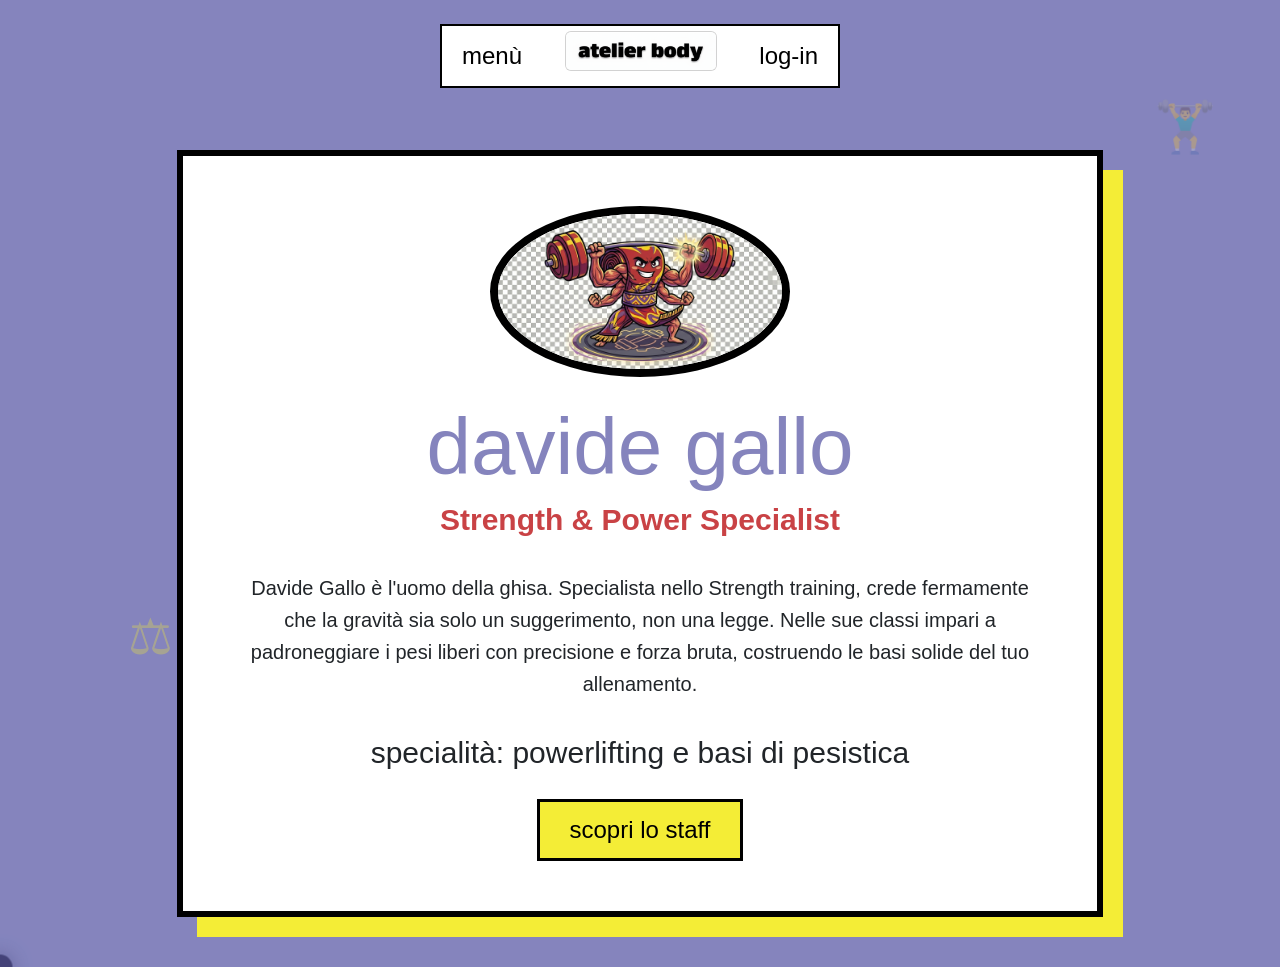
<file: davide-gallo.html>
<!DOCTYPE html>
<html lang="it">

<head>
    <meta charset="UTF-8">
    <meta name="viewport" content="width=device-width, initial-scale=1.0">
    <title>Davide Gallo | Atelier Body</title>
    <link href="https://cdn.jsdelivr.net/npm/bootstrap@5.3.3/dist/css/bootstrap.min.css" rel="stylesheet">
    <link rel="stylesheet" href="style.css">
</head>

<body>
    <!-- Navbar -->
    <div class="container-fluid fixed-top mt-4 d-flex justify-content-center" style="z-index: 9999;">
        <div class="navbar-custom">
            <div class="nav-item">
                <span id="menuToggle" class="nav-link-custom">menù</span>
            </div>
            <div class="nav-item logo-item">
                <a href="index.html" class="card">
                    <img src="logoScritta.png" class="img-base immagine_piccola">
                    <img src="personaggioHeader.png" class="img-hover immagine_piccola">
                </a>
            </div>
            <div class="nav-item">
                <a href="login.html" class="nav-link-custom">log-in</a>
            </div>
        </div>
    </div>

    <!-- Overlay Menu -->
    <div id="menuOverlay" class="menu-overlay">
        <span id="closeMenu" class="close-btn">&times;</span>
        <div class="menu-content">
            <a href="chi-siamo.html" class="menu-link">chi siamo</a>
            <a href="index.html#corsi" class="menu-link" id="corsiLink">corsi</a>
            <a href="allenatori.html" class="menu-link">allenatori</a>
            <a href="contatti.html" class="menu-link">contatti</a>
        </div>
    </div>

    <div class="dettaglio-sfondo" style="background-color: #8584BD !important;">
        <!-- Decorazioni Gym -->
        <div class="gym-deco-icon anim-lift" style="top: 10%; right: 5%; color: #F4ED36;">🏋️‍♂️</div>
        <div class="gym-deco-icon anim-swing" style="bottom: 25%; left: 10%; color: #F4ED36;">⚖️</div>

        <div class="container animate-on-scroll is-visible">
            <div class="row justify-content-center">
                <div class="col-12 col-md-10">
                    <div class="dettaglio-box text-center reveal-bouncy active" style="border: 6px solid black; box-shadow: 20px 20px 0px #F4ED36;">
                        <img src="immagineAllenatoreStraight.png" alt="Davide Gallo" class="dettaglio-img anim-lift" style="border-radius: 50%; max-width: 300px; border: 8px solid black;">
                        <div class="dettaglio-nome" style="color: #8584BD;">davide gallo</div>
                        <div class="dettaglio-ruolo">Strength & Power Specialist</div>
                        <div class="dettaglio-testo">
                            Davide Gallo è l'uomo della ghisa. Specialista nello Strength training, crede fermamente che la gravità sia solo un suggerimento, non una legge. Nelle sue classi impari a padroneggiare i pesi liberi con precisione e forza bruta, costruendo le basi solide del tuo allenamento.
                        </div>
                        <div class="dettaglio-corsi">specialità: powerlifting e basi di pesistica</div>
                        <div class="mt-4">
                            <a href="allenatori.html" class="btn-back-corsi" style="background-color: #F4ED36; color: black;">scopri lo staff</a>
                        </div>
                    </div>
                </div>
            </div>
        </div>
    </div>

    <div id="cursor"></div>
    <div id="cursor-follower"></div>

    <script src="https://cdn.jsdelivr.net/npm/bootstrap@5.3.3/dist/js/bootstrap.bundle.min.js"></script>
    <script src="script.js"></script>
</body>
</html>
</file>
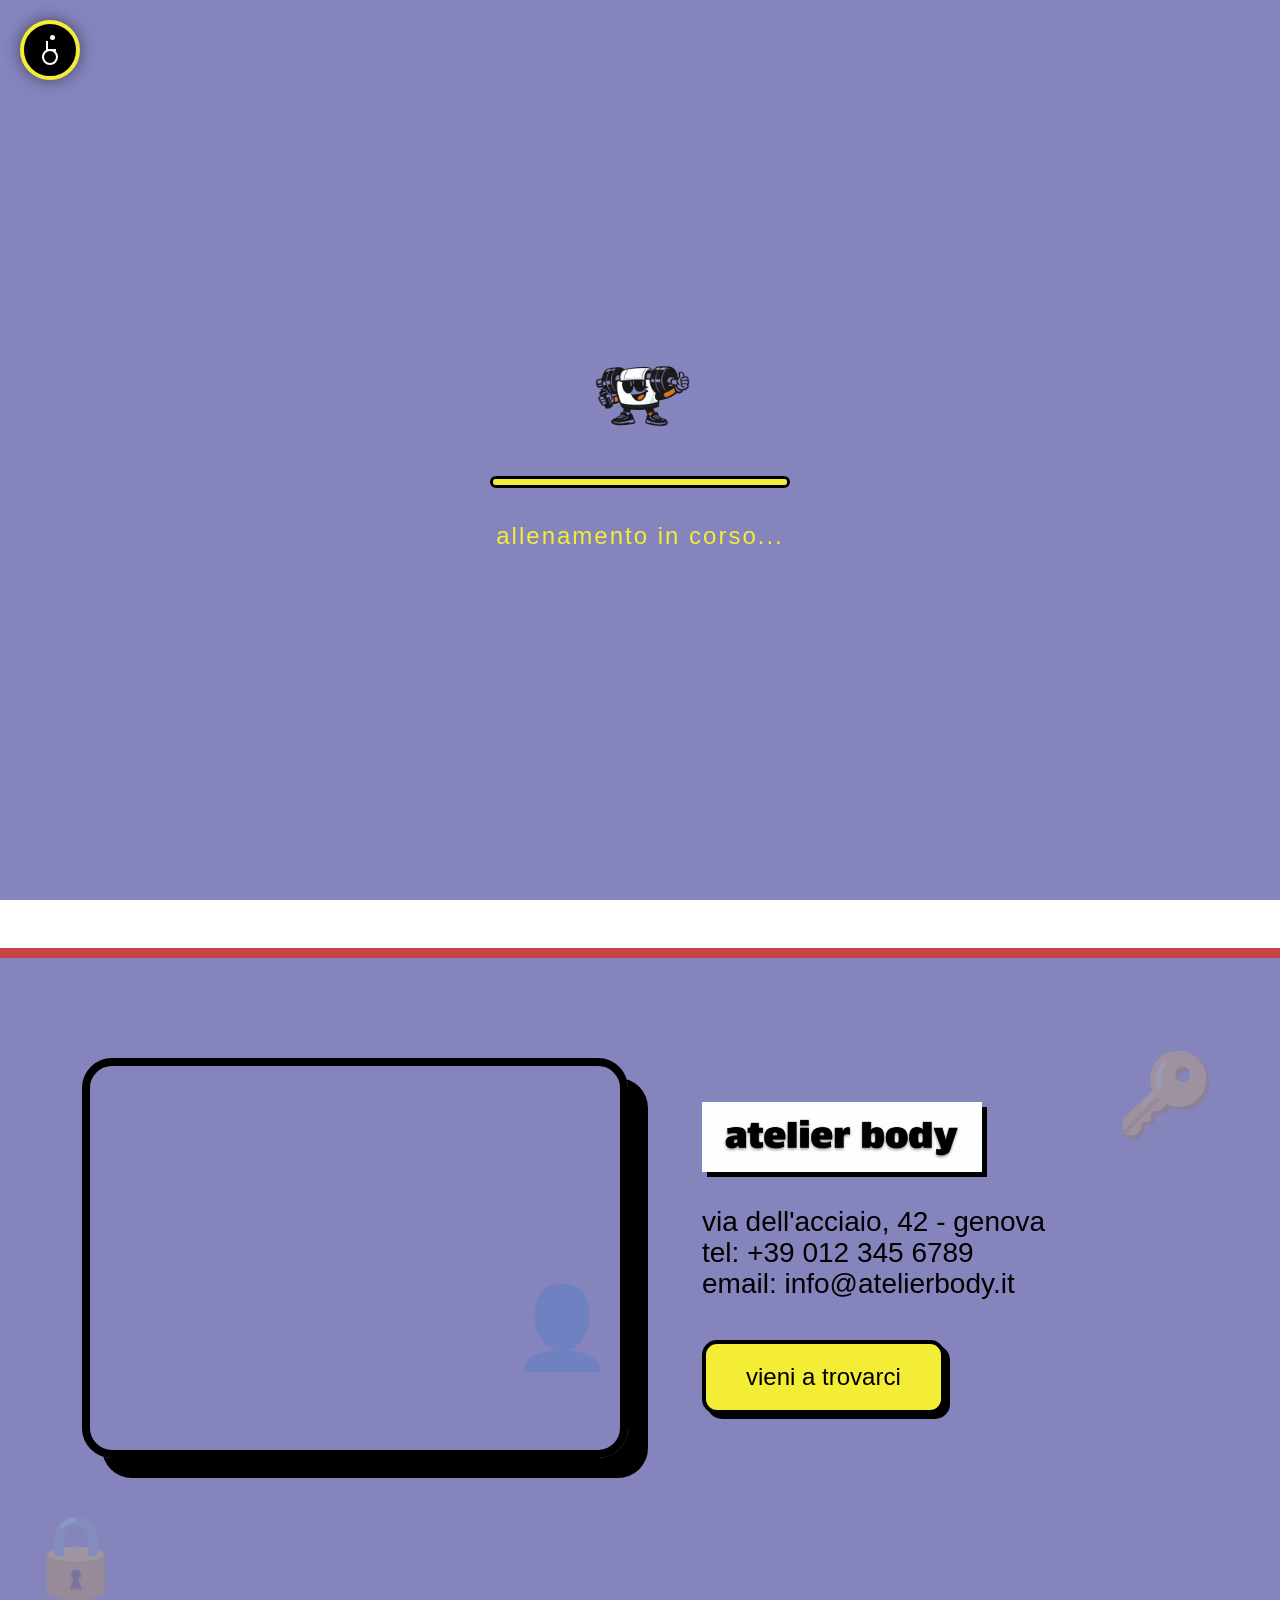
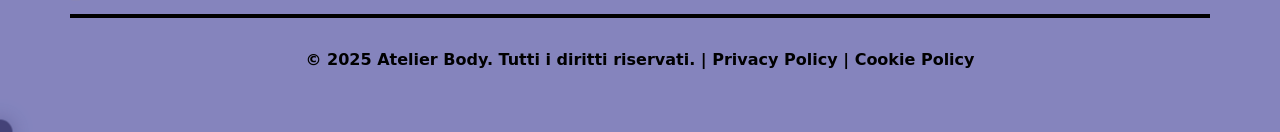
<file: login.html>
<!DOCTYPE html>
<html lang="en">

<head>
    <meta charset="UTF-8">
    <meta name="viewport" content="width=device-width, initial-scale=1.0">
    <title>Log-in</title>
    <link href="https://cdn.jsdelivr.net/npm/bootstrap@5.3.3/dist/css/bootstrap.min.css" rel="stylesheet">
    <link rel="stylesheet" href="style.css">
</head>

<body>
    <div id="preloader">
        <div class="loader-content">
            <img src="personaggio.png" alt="Omino" class="loader-logo">
            <div class="loader-bar">
                <div class="loader-progress"></div>
            </div>
            <div class="loader-text">allenamento in corso...</div>
        </div>
    </div>
    <div class="logo-area"></div>
    <!-- Navbar -->
    <div class="container-fluid fixed-top mt-4 d-flex justify-content-center" style="z-index: 9999;">
        <div class="navbar-custom">
            <!-- Blocco Sinistro -->
            <div class="nav-item">
                <span id="menuToggle" class="nav-link-custom">menù</span>
            </div>

            <!-- Blocco Centrale (Logo) -->
            <div class="nav-item logo-item">
                <a href="index.html" class="card">
                    <img src="logoScritta.png" class="img-base immagine_piccola">
                    <img src="personaggioHeader.png" class="img-hover immagine_piccola">
                </a>
            </div>

            <!-- Blocco Destro -->
            <div class="nav-item">
                <a href="login.html" class="nav-link-custom">log-in</a>
            </div>
        </div>
    </div>

    <!-- Overlay Menu -->
    <div id="menuOverlay" class="menu-overlay">
        <span id="closeMenu" class="close-btn">&times;</span>
        <div class="menu-content">
            <a href="chi-siamo.html" class="menu-link">chi siamo</a>
            <a href="index.html#corsi" class="menu-link" id="corsiLink">corsi</a>
            <a href="allenatori.html" class="menu-link">allenatori</a>
            <a href="contatti.html" class="menu-link">contatti</a>

            <!-- Opzioni Accessibilità nel Menu -->
            <div class="menu-acc-section mt-5">
                <p class="text-white small text-uppercase">Assistenza Accessibilità</p>
                <div class="d-flex justify-content-center gap-3">
                    <button class="btn btn-outline-light btn-sm" onclick="toggleHighContrast()">Inverti</button>
                    <button class="btn btn-outline-light btn-sm" onclick="toggleDyslexicFont()">Font</button>
                    <button class="btn btn-outline-light btn-sm" onclick="readAloud()">Audio</button>
                </div>
            </div>
        </div>
    </div>

    <!-- Pulsante Accessibilità rapido (Top Left) -->
    <div class="accessibility-fab left-side" id="accFab" title="Accessibilità">
        <div class="wheelchair-icon">
            <div class="wheelchair-head"></div>
            <div class="wheelchair-body"></div>
            <div class="wheelchair-wheel"></div>
        </div>
    </div>

    <!-- Pannello Accessibilità Rapido -->
    <div id="accPanel" class="acc-panel left-side">
        <span class="close-acc" id="closeAcc">&times;</span>
        <h3 class="impact-text">Accessibilità</h3>
        <button onclick="toggleHighContrast()">Inverti Colori (WCAG)</button>
        <button onclick="toggleDyslexicFont()">Font Leggibile (Dyslexic)</button>
        <button onclick="readAloud()">Leggi Contenuto (Audio)</button>
        <button onclick="changeFontSize(1.2)">Ingrandisci Caratteri</button>
        <button onclick="changeFontSize(1)">Dimensioni Standard</button>
    </div>

    <!-- Form -->
    <div class="login-sfondo overflow-hidden position-relative">
        <!-- Floating Blobs Decorativi -->
        <div class="floating-blob"
            style="top: 5%; right: 15%; background: radial-gradient(circle, #F4ED36 0%, transparent 70%);"></div>
        <div class="floating-blob"
            style="bottom: 10%; left: 10%; background: radial-gradient(circle, #8584BD 0%, transparent 70%);"></div>

        <div class="login-box reveal-bouncy">
            <div class="login-icon mb-3" style="font-size: 60px;">🏋️‍♂️</div>
            <div class="login-title">bentornato, <br> campione!</div>
            <p class="mb-4 text-dark fw-bold">Pronto a spaccare tutto oggi? Inserisci i dati e iniziamo.</p>

            <form action="login.php" method="POST">
                <div class="mb-3 text-start">
                    <label class="fw-bold mb-1">e-mail</label>
                    <input type="text" name="user" class="form-control-custom" placeholder="inserisci la tua e-mail" required>
                </div>
                <div class="mb-3 text-start">
                    <label class="fw-bold mb-1">password</label>
                    <div class="password-box">
                        <input type="password" name="pass" id="loginPass" class="form-control-custom" placeholder="inserisci la password" required>
                        <span class="password-eye" onclick="togglePass('loginPass')">👁️</span>
                    </div>
                </div>
                <button type="submit" class="btn-custom w-100">entra nell'arena</button>
            </form>

            <script>
                function togglePass(id) {
                    const input = document.getElementById(id);
                    input.type = input.type === "password" ? "text" : "password";
                }
            </script>

            <div class="mt-4">
                <a href="#" class="text-decoration-none text-black small fw-bold">Hai dimenticato la password? (Pensa
                    intensamente!)</a>
            </div>
        </div>

        <!-- Marquee al fondo -->
        <div class="marquee-container position-absolute bottom-0 w-100 mb-0"
            style="transform: rotate(0deg); opacity: 0.5;">
            <div class="marquee-content">
                • LOGIN TO GAIN • NO PAIN NO GAIN • STAY FOCUSED • LOGIN TO GAIN • NO PAIN NO GAIN • STAY FOCUSED •
            </div>
        </div>
    </div>

    <!-- Footer -->
    <footer class="footer-custom mt-5">
        <!-- Decori Galleggianti -->
        <div class="footer-deco" style="top: 10%; right: 5%;">🔑</div>
        <div class="footer-deco" style="bottom: 15%; left: 2%;">🔒</div>
        <div class="footer-deco" style="top: 40%; left: 40%;">👤</div>

        <div class="container">
            <div class="row align-items-center">
                <!-- Mappa a Sinistra -->
                <div class="col-lg-6 reveal-bouncy">
                    <div class="footer-map-container">
                        <iframe
                            src="https://www.google.com/maps/embed?pb=!1m18!1m12!1m3!1d2849.6240001582196!2d8.857155376586292!3d44.42036080247632!2m3!1f0!2f0!3f0!3m2!1i1024!2i768!4f13.1!3m3!1m2!1s0x12d340c79f33286f%3A0xbd61fc902e810751!2sVia%20dell&#39;Acciaio%2C%2042%2C%2016152%20Genova%20GE!5e0!3m2!1sit!2sit!4v1775855752203!5m2!1sit!2sit"
                            style="border:0;" allowfullscreen="" loading="lazy"
                            referrerpolicy="no-referrer-when-downgrade"></iframe>
                    </div>
                </div>
                <!-- Contatti a Destra -->
                <div class="col-lg-6 reveal-bouncy" style="transition-delay: 0.2s;">
                    <div class="footer-right-content">
                        <img src="logoScritta.png" alt="Atelier Body" class="footer-logo">
                        <div class="footer-info">
                            via dell'acciaio, 42 - genova<br>
                            tel: +39 012 345 6789<br>
                            email: info@atelierbody.it
                        </div>
                        <a href="contatti.html" class="btn-footer">vieni a trovarci</a>
                    </div>
                </div>
            </div>
            <div class="row pt-5 mt-5">
                <div class="col-12 text-center footer-links-bottom">
                    &copy; 2025 Atelier Body. Tutti i diritti riservati. | Privacy Policy | Cookie Policy
                </div>
            </div>
        </div>
    </footer>

    <script src="https://cdn.jsdelivr.net/npm/bootstrap@5.3.3/dist/js/bootstrap.bundle.min.js"></script>
    <script src="script.js"></script>
</body>

</html>
</file>
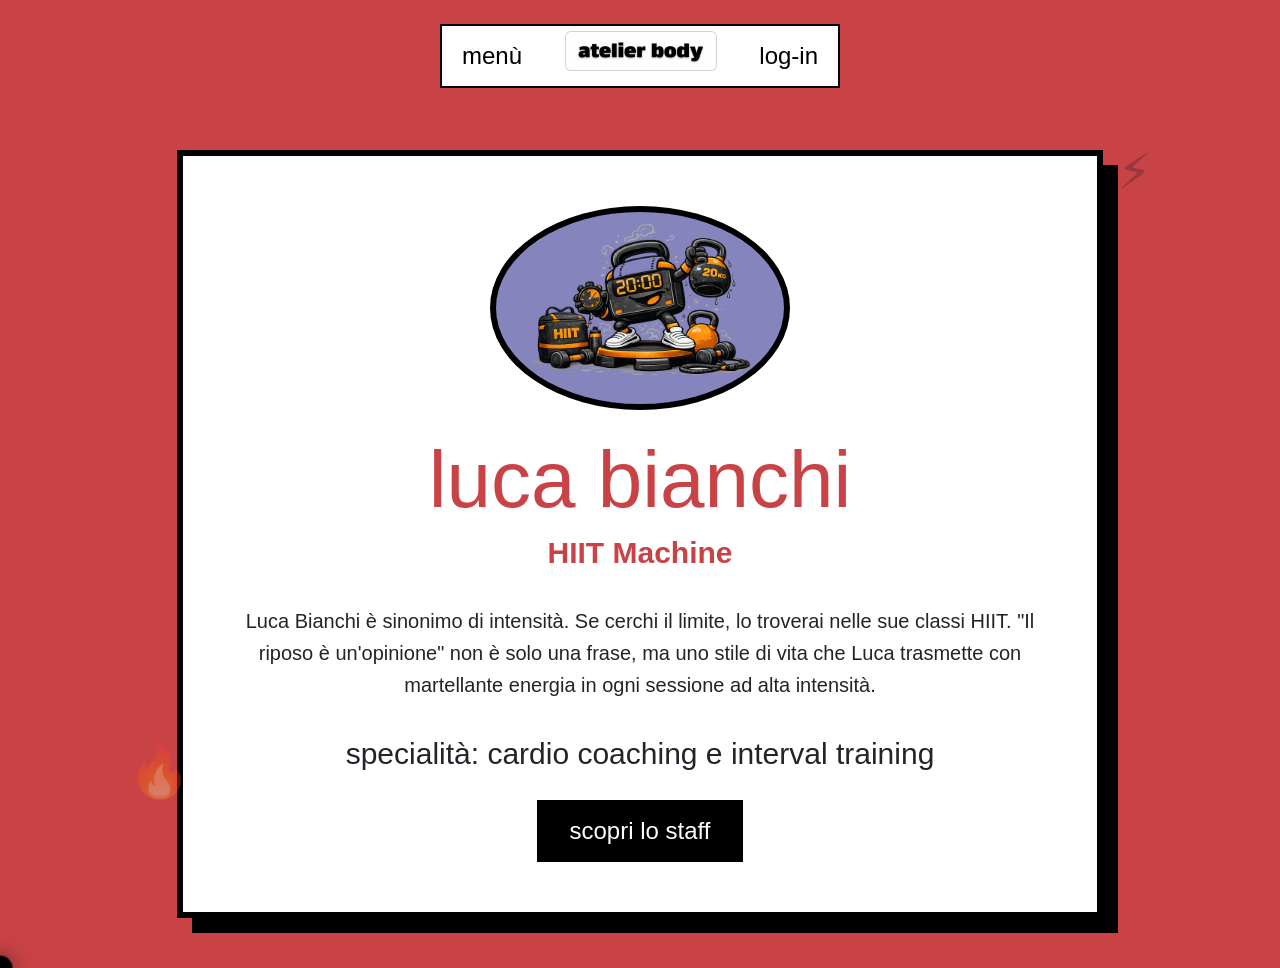
<file: luca-bianchi.html>
<!DOCTYPE html>
<html lang="it">

<head>
    <meta charset="UTF-8">
    <meta name="viewport" content="width=device-width, initial-scale=1.0">
    <title>Luca Bianchi | Atelier Body</title>
    <link href="https://cdn.jsdelivr.net/npm/bootstrap@5.3.3/dist/css/bootstrap.min.css" rel="stylesheet">
    <link rel="stylesheet" href="style.css">
</head>

<body>
    <!-- Navbar -->
    <div class="container-fluid fixed-top mt-4 d-flex justify-content-center" style="z-index: 9999;">
        <div class="navbar-custom">
            <div class="nav-item">
                <span id="menuToggle" class="nav-link-custom">menù</span>
            </div>
            <div class="nav-item logo-item">
                <a href="index.html" class="card">
                    <img src="logoScritta.png" class="img-base immagine_piccola">
                    <img src="personaggioHeader.png" class="img-hover immagine_piccola">
                </a>
            </div>
            <div class="nav-item">
                <a href="login.html" class="nav-link-custom">log-in</a>
            </div>
        </div>
    </div>

    <!-- Overlay Menu -->
    <div id="menuOverlay" class="menu-overlay">
        <span id="closeMenu" class="close-btn">&times;</span>
        <div class="menu-content">
            <a href="chi-siamo.html" class="menu-link">chi siamo</a>
            <a href="index.html#corsi" class="menu-link" id="corsiLink">corsi</a>
            <a href="allenatori.html" class="menu-link">allenatori</a>
            <a href="contatti.html" class="menu-link">contatti</a>
        </div>
    </div>

    <div class="dettaglio-sfondo" style="background-color: #C94245 !important;">
        <!-- Decorazioni Gym -->
        <div class="gym-deco-icon anim-jump" style="top: 15%; right: 10%;">⚡</div>
        <div class="gym-deco-icon anim-jump" style="bottom: 10%; left: 10%;">🔥</div>

        <div class="container animate-on-scroll is-visible">
            <div class="row justify-content-center">
                <div class="col-12 col-md-10">
                    <div class="dettaglio-box text-center reveal-bouncy active">
                        <img src="personaggio2.png" alt="Luca Bianchi" class="dettaglio-img anim-jump" style="border-radius: 50%; max-width: 300px;">
                        <div class="dettaglio-nome" style="color: #C94245;">luca bianchi</div>
                        <div class="dettaglio-ruolo">HIIT Machine</div>
                        <div class="dettaglio-testo">
                            Luca Bianchi è sinonimo di intensità. Se cerchi il limite, lo troverai nelle sue classi HIIT. "Il riposo è un'opinione" non è solo una frase, ma uno stile di vita che Luca trasmette con martellante energia in ogni sessione ad alta intensità.
                        </div>
                        <div class="dettaglio-corsi">specialità: cardio coaching e interval training</div>
                        <div class="mt-4">
                            <a href="allenatori.html" class="btn-back-corsi" style="background-color: black;">scopri lo staff</a>
                        </div>
                    </div>
                </div>
            </div>
        </div>
    </div>

    <div id="cursor"></div>
    <div id="cursor-follower"></div>

    <script src="https://cdn.jsdelivr.net/npm/bootstrap@5.3.3/dist/js/bootstrap.bundle.min.js"></script>
    <script src="script.js"></script>
</body>
</html>
</file>
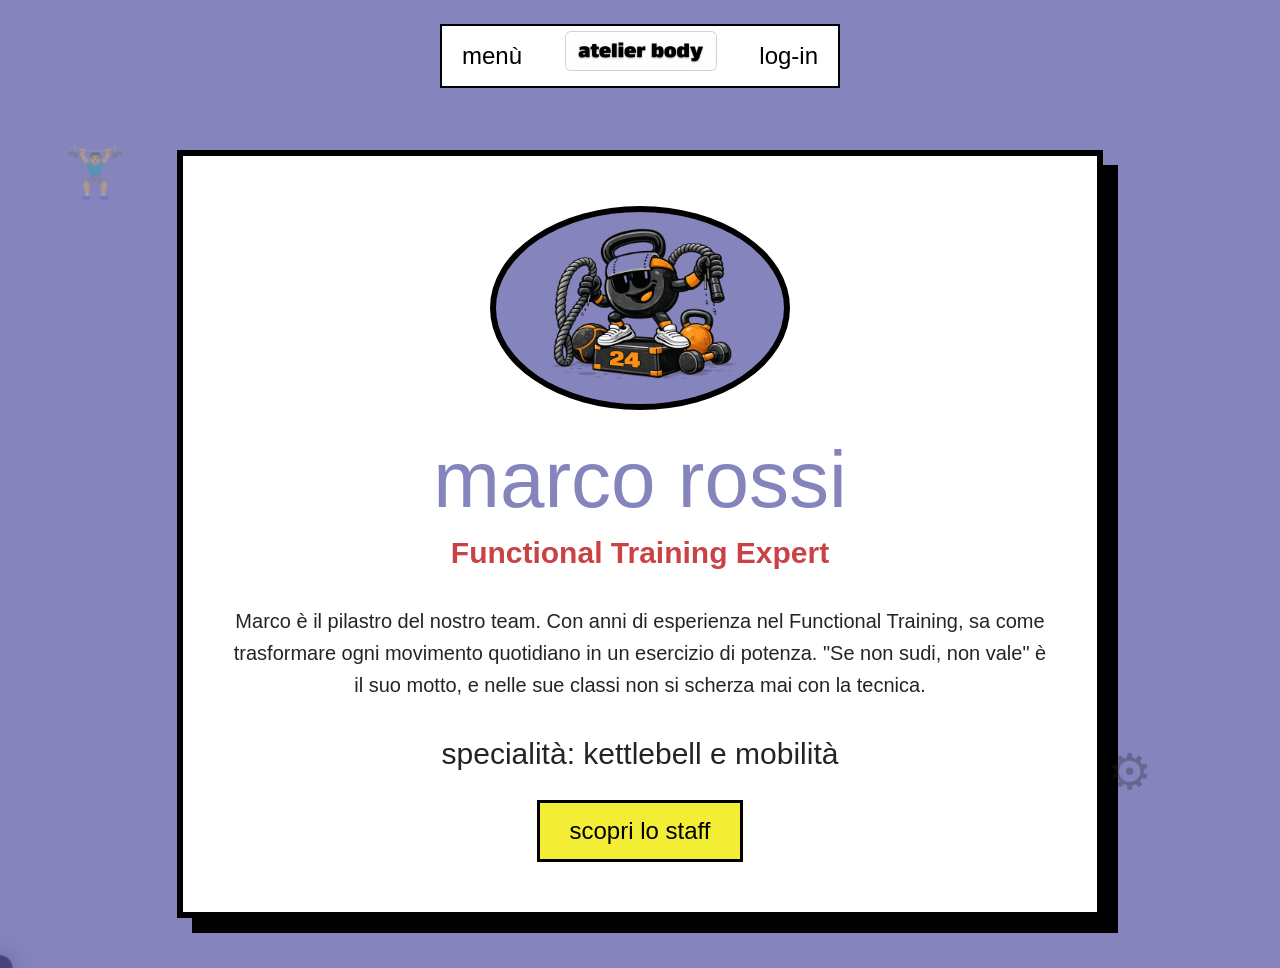
<file: marco-rossi.html>
<!DOCTYPE html>
<html lang="it">

<head>
    <meta charset="UTF-8">
    <meta name="viewport" content="width=device-width, initial-scale=1.0">
    <title>Marco Rossi | Atelier Body</title>
    <link href="https://cdn.jsdelivr.net/npm/bootstrap@5.3.3/dist/css/bootstrap.min.css" rel="stylesheet">
    <link rel="stylesheet" href="style.css">
</head>

<body>
    <!-- Navbar -->
    <div class="container-fluid fixed-top mt-4 d-flex justify-content-center" style="z-index: 9999;">
        <div class="navbar-custom">
            <div class="nav-item">
                <span id="menuToggle" class="nav-link-custom">menù</span>
            </div>
            <div class="nav-item logo-item">
                <a href="index.html" class="card">
                    <img src="logoScritta.png" class="img-base immagine_piccola">
                    <img src="personaggioHeader.png" class="img-hover immagine_piccola">
                </a>
            </div>
            <div class="nav-item">
                <a href="login.html" class="nav-link-custom">log-in</a>
            </div>
        </div>
    </div>

    <!-- Overlay Menu -->
    <div id="menuOverlay" class="menu-overlay">
        <span id="closeMenu" class="close-btn">&times;</span>
        <div class="menu-content">
            <a href="chi-siamo.html" class="menu-link">chi siamo</a>
            <a href="index.html#corsi" class="menu-link" id="corsiLink">corsi</a>
            <a href="allenatori.html" class="menu-link">allenatori</a>
            <a href="contatti.html" class="menu-link">contatti</a>
        </div>
    </div>

    <div class="dettaglio-sfondo" style="background-color: #8584BD !important;">
        <!-- Decorazioni Gym -->
        <div class="gym-deco-icon anim-lift" style="top: 15%; left: 5%;">🏋️‍♂️</div>
        <div class="gym-deco-icon anim-swing" style="bottom: 10%; right: 10%;">⚙️</div>

        <div class="container animate-on-scroll is-visible">
            <div class="row justify-content-center">
                <div class="col-12 col-md-10">
                    <div class="dettaglio-box text-center reveal-bouncy active">
                        <img src="personaggio1.png" alt="Marco Rossi" class="dettaglio-img anim-lift" style="border-radius: 50%; max-width: 300px;">
                        <div class="dettaglio-nome" style="color: #8584BD;">marco rossi</div>
                        <div class="dettaglio-ruolo">Functional Training Expert</div>
                        <div class="dettaglio-testo">
                            Marco è il pilastro del nostro team. Con anni di esperienza nel Functional Training, sa come trasformare ogni movimento quotidiano in un esercizio di potenza. "Se non sudi, non vale" è il suo motto, e nelle sue classi non si scherza mai con la tecnica.
                        </div>
                        <div class="dettaglio-corsi">specialità: kettlebell e mobilità</div>
                        <div class="mt-4">
                            <a href="allenatori.html" class="btn-back-corsi" style="background-color: #F4ED36; color: black;">scopri lo staff</a>
                        </div>
                    </div>
                </div>
            </div>
        </div>
    </div>

    <div id="cursor"></div>
    <div id="cursor-follower"></div>

    <script src="https://cdn.jsdelivr.net/npm/bootstrap@5.3.3/dist/js/bootstrap.bundle.min.js"></script>
    <script src="script.js"></script>
</body>
</html>
</file>
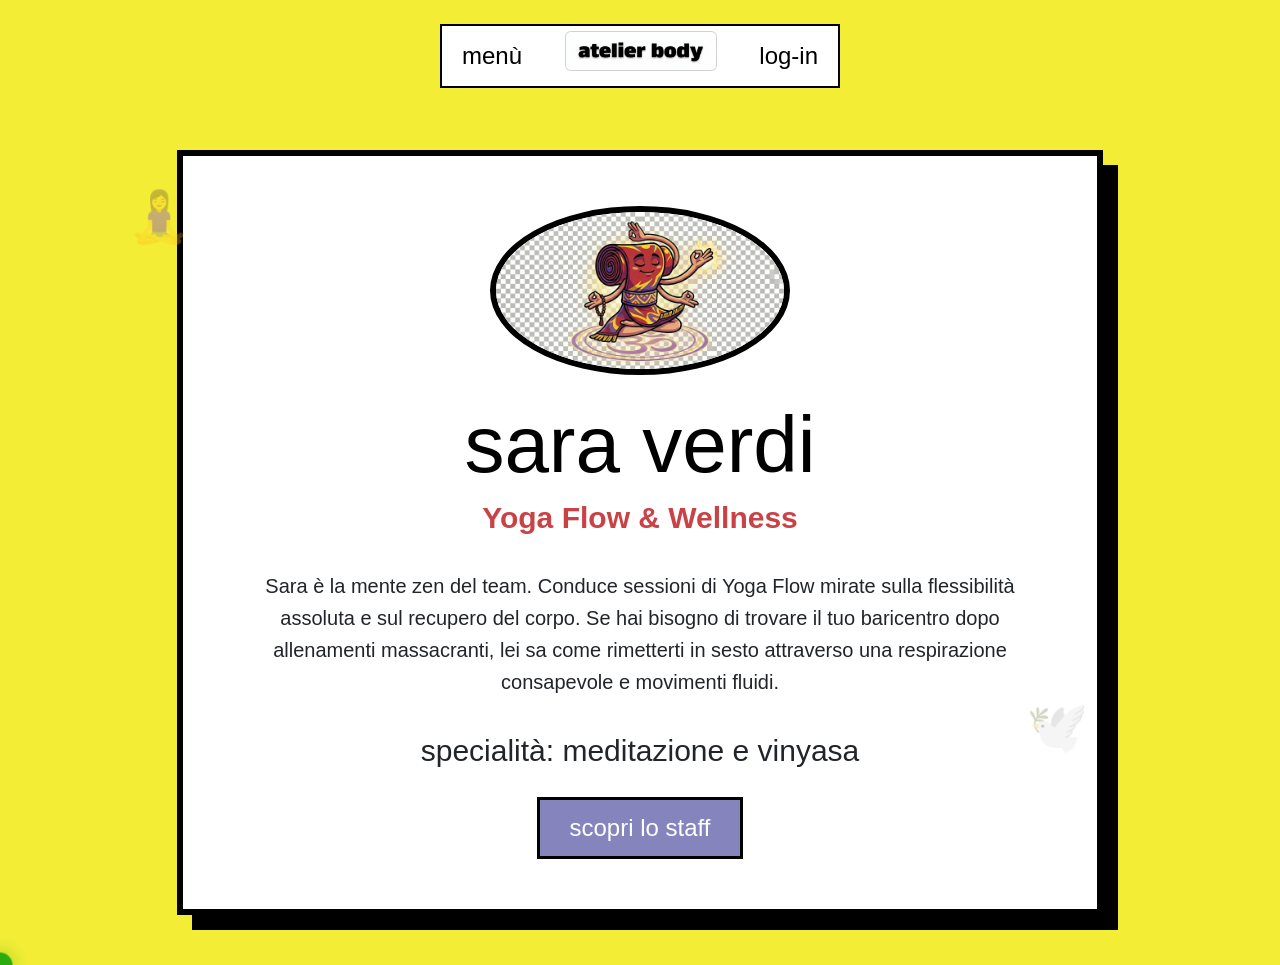
<file: sara-verdi.html>
<!DOCTYPE html>
<html lang="it">

<head>
    <meta charset="UTF-8">
    <meta name="viewport" content="width=device-width, initial-scale=1.0">
    <title>Sara Verdi | Atelier Body</title>
    <link href="https://cdn.jsdelivr.net/npm/bootstrap@5.3.3/dist/css/bootstrap.min.css" rel="stylesheet">
    <link rel="stylesheet" href="style.css">
</head>

<body>
    <!-- Navbar -->
    <div class="container-fluid fixed-top mt-4 d-flex justify-content-center" style="z-index: 9999;">
        <div class="navbar-custom">
            <div class="nav-item">
                <span id="menuToggle" class="nav-link-custom">menù</span>
            </div>
            <div class="nav-item logo-item">
                <a href="index.html" class="card">
                    <img src="logoScritta.png" class="img-base immagine_piccola">
                    <img src="personaggioHeader.png" class="img-hover immagine_piccola">
                </a>
            </div>
            <div class="nav-item">
                <a href="login.html" class="nav-link-custom">log-in</a>
            </div>
        </div>
    </div>

    <!-- Overlay Menu -->
    <div id="menuOverlay" class="menu-overlay">
        <span id="closeMenu" class="close-btn">&times;</span>
        <div class="menu-content">
            <a href="chi-siamo.html" class="menu-link">chi siamo</a>
            <a href="index.html#corsi" class="menu-link" id="corsiLink">corsi</a>
            <a href="allenatori.html" class="menu-link">allenatori</a>
            <a href="contatti.html" class="menu-link">contatti</a>
        </div>
    </div>

    <div class="dettaglio-sfondo" style="background-color: #F4ED36 !important;">
        <!-- Decorazioni Gym -->
        <div class="gym-deco-icon anim-breath" style="top: 20%; left: 10%;">🧘‍♀️</div>
        <div class="gym-deco-icon anim-breath" style="bottom: 15%; right: 15%;">🕊️</div>

        <div class="container animate-on-scroll is-visible">
            <div class="row justify-content-center">
                <div class="col-12 col-md-10">
                    <div class="dettaglio-box text-center reveal-bouncy active">
                        <img src="immagineYogaAllenatore.png" alt="Sara Verdi" class="dettaglio-img anim-breath" style="border-radius: 50%; max-width: 300px;">
                        <div class="dettaglio-nome">sara verdi</div>
                        <div class="dettaglio-ruolo">Yoga Flow & Wellness</div>
                        <div class="dettaglio-testo">
                            Sara è la mente zen del team. Conduce sessioni di Yoga Flow mirate sulla flessibilità
                            assoluta e sul recupero del corpo.
                            Se hai bisogno di trovare il tuo baricentro dopo allenamenti massacranti, lei sa come
                            rimetterti in sesto attraverso una respirazione consapevole e movimenti fluidi.
                        </div>
                        <div class="dettaglio-corsi">specialità: meditazione e vinyasa</div>
                        <div class="mt-4">
                            <a href="allenatori.html" class="btn-back-corsi">scopri lo staff</a>
                        </div>
                    </div>
                </div>
            </div>
        </div>
    </div>

    <div id="cursor"></div>
    <div id="cursor-follower"></div>

    <script src="https://cdn.jsdelivr.net/npm/bootstrap@5.3.3/dist/js/bootstrap.bundle.min.js"></script>
    <script src="script.js"></script>
</body>
</html>
</file>
<file: style.css>
.navbar-custom {
    border: 2px solid black;
    background-color: white;
    padding: 5px 20px;
    display: flex;
    justify-content: space-between;
    align-items: center;
    width: auto;
    min-width: 400px;
}

.nav-item {
    font-family: 'Impact', 'Arial Narrow', sans-serif;
    font-size: 24px;
    text-transform: lowercase;
}

.nav-link-custom {
    cursor: pointer;
    text-decoration: none;
    color: black;
}

.nav-link-custom:hover {
    color: #C94245;
}

/* Overlay Menu */
.menu-overlay {
    height: 100vh;
    width: 100vw;
    position: fixed;
    z-index: 10000;
    top: -100%;
    /* Partenza in alto per l'animazione slide */
    left: 0;
    background-color: #8584BD;
    /* Colore viola della palette */
    opacity: 0;
    overflow-y: hidden;
    transition: all 0.5s ease-in-out;
    display: flex;
    justify-content: center;
    align-items: center;
}

.menu-overlay.active {
    top: 0;
    opacity: 1;
}

.menu-content {
    text-align: center;
    display: flex;
    flex-direction: column;
    gap: 30px;
}

.menu-link {
    font-family: 'Impact', 'Arial Narrow', sans-serif;
    font-size: 80px;
    color: #F4ED36;
    /* Giallo palette base */
    text-decoration: none;
    text-transform: lowercase;
    opacity: 0;
    transform: translateY(50px);
    transition: all 0.4s ease;
}

.menu-overlay.active .menu-link {
    opacity: 1;
    transform: translateY(0);
}

.menu-overlay.active .menu-link:nth-child(1) {
    transition-delay: 0.3s;
}

.menu-overlay.active .menu-link:nth-child(2) {
    transition-delay: 0.4s;
}

.menu-overlay.active .menu-link:nth-child(3) {
    transition-delay: 0.5s;
}

.menu-overlay.active .menu-link:nth-child(4) {
    transition-delay: 0.6s;
}

.menu-link:hover {
    color: #C94245;
    /* Rosso in hover */
    transform: scale(1.1);
}

.close-btn {
    position: absolute;
    top: 20px;
    right: 40px;
    font-size: 60px;
    color: white;
    cursor: pointer;
    font-family: sans-serif;
}

.close-btn:hover {
    color: #F8C1BA;
}


.primo_sfondo {
    background-color: #8584BD !important;
    padding-bottom: 60px;
    position: relative;
    overflow: hidden;
    min-height: 80vh;
    display: flex;
    align-items: center;
    justify-content: center;
}

.secondo_sfondo {
    background-color: #C94245 !important;
    padding-bottom: 125px;
}

.testo1 {
    text-align: center;
    color: #F4ED36;
    font-family: 'Impact', 'Arial Narrow', sans-serif;
    font-size: 160px;
    font-weight: 900;
    letter-spacing: -3px;
    line-height: 0.85;
    text-transform: lowercase;
    margin-top: 40px;
    position: relative;
    z-index: 10;
}

.hero-sticker {
    position: absolute;
    background: #F4ED36;
    color: black;
    padding: 8px 15px;
    font-family: 'Impact', sans-serif;
    text-transform: lowercase;
    border: 3px solid black;
    border-radius: 8px;
    z-index: 15;
    font-size: 24px;
    box-shadow: 5px 5px 0px black;
    animation: stickerFloat 4s ease-in-out infinite alternate;
    pointer-events: none;
}

@keyframes stickerFloat {
    from {
        transform: translate(0, 0) rotate(-5deg);
    }

    to {
        transform: translate(10px, -15px) rotate(5deg);
    }
}

.testo2 {
    text-align: center;
    color: #F8C1BA;
    font-family: 'Impact', 'Arial Narrow', sans-serif;
    font-size: 225px;
    font-weight: 900;
    letter-spacing: -5px;
    line-height: 0.8;
    text-transform: lowercase;
    margin-top: 80px;
    white-space: nowrap;
    overflow: hidden;
}

.card {
    position: relative;
    display: inline-block;
    overflow: hidden;
}

.immagine_piccola {
    width: 150px;
    display: inline-block;
    /* oppure togli proprio display */
    vertical-align: middle;
}

/* seconda immagine */
.img-hover {
    position: absolute;
    bottom: 0;
    left: 0;
    transform: translateY(100%);
    /* parte nascosta sotto */
    transition: transform 0.5s ease;
}

/* quando passi sopra */
.card:hover .img-hover {
    transform: translateY(40%);
}

.intro-img {
    display: inline-block;
    vertical-align: middle;
    width: auto;
    height: 180px;
    /* Più piccolo e gestibile */
    margin: 0 15px;
    opacity: 0;
    transform: scale(0);
    filter: drop-shadow(10px 10px 0px rgba(0, 0, 0, 0.2));
    transition: all 1s cubic-bezier(0.175, 0.885, 0.32, 1.275);
}

.intro-img.start-anim {
    opacity: 1;
    transform: scale(1) rotate(5deg);
}

/* ------------------------------------- */

/* ------------------------------------- */
/* Sezione Corsi (5 Colonne, Personaggi) */
/* ------------------------------------- */

.secondo_sfondo {
    min-height: 100vh;
}

.sfondo-testo-corsi {
    position: absolute;
    top: 50%;
    left: 50%;
    transform: translate(-50%, -50%);
    font-family: 'Impact', 'Arial Narrow', sans-serif;
    font-size: 20vw;
    color: rgba(0, 0, 0, 0.05);
    /* Testo semi-trasparente scuro */
    white-space: nowrap;
    z-index: 1;
    pointer-events: none;
    text-transform: lowercase;
}

.personaggio-img-wrapper {
    height: 300px;
    display: flex;
    align-items: flex-end;
    justify-content: center;
    margin-bottom: 25px;
}

.personaggio-placeholder {
    width: 200px;
    height: 250px;
    border: 4px dashed rgba(255, 255, 255, 0.5);
    border-radius: 20px;
    background-color: rgba(0, 0, 0, 0.1);
}

.personaggio-img {
    max-height: 100%;
    max-width: 100%;
    transition: transform 0.3s ease;
}

.personaggio-col:hover .personaggio-img {
    transform: translateY(-10px) scale(1.05);
}

.personaggio-col:hover .personaggio-placeholder {
    transform: translateY(-10px) scale(1.05);
}

.btn-pill-custom {
    border-radius: 50px;
    background-color: white;
    border: 4px solid black;
    color: black;
    font-family: 'Impact', 'Arial Narrow', sans-serif;
    font-size: 24px;
    padding: 10px 40px;
    transition: all 0.2s;
    text-transform: lowercase;
    box-shadow: 4px 4px 0px black;
}

.btn-pill-custom:hover {
    background-color: #F4ED36;
    color: black;
    transform: translateY(-2px);
    box-shadow: 6px 6px 0px black;
}

/* Scroll Animazioni */
.animate-on-scroll {
    opacity: 0;
    transform: translateY(50px);
    transition: opacity 0.6s ease-out, transform 0.6s ease-out;
}

.animate-on-scroll.is-visible {
    opacity: 1;
    transform: translateY(0);
}

/* ------------------------------------- */
/* Modal Custom per info corso           */
/* ------------------------------------- */

.custom-modal-overlay {
    position: fixed;
    top: 0;
    left: 0;
    width: 100vw;
    height: 100vh;
    background-color: rgba(0, 0, 0, 0.8);
    display: flex;
    justify-content: center;
    align-items: center;
    z-index: 10001;
    opacity: 0;
    visibility: hidden;
    transition: opacity 0.3s ease, visibility 0.3s ease;
}

.custom-modal-overlay.active {
    opacity: 1;
    visibility: visible;
}

.custom-modal-content {
    background-color: #F8C1BA;
    border: 6px solid black;
    padding: 50px;
    max-width: 700px;
    width: 90%;
    text-align: center;
    box-shadow: 15px 15px 0px black;
    transform: scale(0.8);
    transition: transform 0.3s cubic-bezier(0.175, 0.885, 0.32, 1.275);
    position: relative;
}

.custom-modal-overlay.active .custom-modal-content {
    transform: scale(1);
}

.close-modal-btn {
    position: absolute;
    top: 10px;
    right: 30px;
    font-size: 50px;
    font-family: sans-serif;
    font-weight: bold;
    cursor: pointer;
    color: black;
    line-height: 1;
}

.close-modal-btn:hover {
    color: white;
    transform: scale(1.1);
}

.modal-title-custom {
    font-family: 'Impact', 'Arial Narrow', sans-serif;
    font-size: 60px;
    color: black;
    margin-bottom: 25px;
    text-transform: lowercase;
    line-height: 1;
}

.modal-desc-custom {
    font-family: sans-serif;
    font-size: 24px;
    margin-bottom: 30px;
    white-space: pre-line;
    line-height: 1.4;
    color: black;
}

.modal-istruttore-custom {
    font-family: 'Impact', 'Arial Narrow', sans-serif;
    font-size: 30px;
    text-transform: lowercase;
}

.modal-istruttore-custom a {
    color: #C94245;
    text-decoration: none;
    transition: color 0.2s;
}

.modal-istruttore-custom a:hover {
    color: white;
    text-decoration: underline;
}

/* ------------------------------------- */
/* Sezione Allenatori / Dettaglio        */
/* ------------------------------------- */

.allenatori-sfondo {
    background-color: #8584BD !important;
    min-height: 100vh;
    padding-top: 150px;
    padding-bottom: 50px;
}

.testo-allenatori-hero {
    text-align: center;
    color: #F4ED36;
    font-family: 'Impact', 'Arial Narrow', sans-serif;
    font-size: 80px;
    font-weight: 900;
    line-height: 1;
    text-transform: lowercase;
    margin-bottom: 60px;
}

.allenatore-card-container {
    border: 4px solid black;
    background-color: white;
    padding: 30px;
    margin-bottom: 30px;
    text-align: center;
    box-shadow: 10px 10px 0px black;
    transition: transform 0.3s ease;
    height: 100%;
    display: flex;
    flex-direction: column;
}

.allenatore-card-container:hover {
    transform: translateY(-10px) scale(1.02);
}

.allenatore-img-ph {
    width: 200px;
    height: 200px;
    border-radius: 50%;
    margin: 0 auto 20px auto;
    border: 4px solid black;
    background-color: #F8C1BA;
    object-fit: cover;
}

.allenatore-nome-card {
    font-family: 'Impact', 'Arial Narrow', sans-serif;
    font-size: 40px;
    color: black;
    text-transform: lowercase;
    margin-bottom: 10px;
    line-height: 1;
}

.allenatore-ruolo-card {
    font-size: 24px;
    color: #C94245;
    font-weight: bold;
    margin-bottom: 20px;
    font-family: sans-serif;
}

.allenatore-desc-card {
    font-family: sans-serif;
    font-size: 18px;
    margin-bottom: 30px;
    flex-grow: 1;
}

.btn-scopri {
    background-color: #C94245;
    color: #F4ED36;
    font-family: 'Impact', 'Arial Narrow', sans-serif;
    font-size: 24px;
    border: 3px solid black;
    padding: 10px 20px;
    text-decoration: none;
    text-transform: lowercase;
    transition: all 0.2s;
    display: inline-block;
}

.btn-scopri:hover {
    background-color: #F4ED36;
    color: black;
    transform: translateY(-2px);
    box-shadow: 4px 4px 0px black;
}

/* Pagina Dettaglio Personale */
.dettaglio-sfondo {
    background-color: #F8C1BA !important;
    min-height: 100vh;
    padding-top: 150px;
    padding-bottom: 50px;
}

.dettaglio-box {
    border: 6px solid black;
    background-color: white;
    padding: 50px;
    box-shadow: 15px 15px 0px black;
}

.dettaglio-img {
    width: 100%;
    max-width: 400px;
    border: 6px solid black;
    background-color: #8584BD;
    margin-bottom: 30px;
}

.dettaglio-nome {
    font-family: 'Impact', 'Arial Narrow', sans-serif;
    font-size: 80px;
    color: black;
    text-transform: lowercase;
    line-height: 1;
    margin-bottom: 10px;
}

.dettaglio-ruolo {
    font-family: sans-serif;
    font-size: 30px;
    font-weight: bold;
    color: #C94245;
    margin-bottom: 30px;
}

.dettaglio-testo {
    font-family: sans-serif;
    font-size: 20px;
    line-height: 1.6;
    margin-bottom: 30px;
}

.dettaglio-corsi {
    font-family: 'Impact', 'Arial Narrow', sans-serif;
    font-size: 30px;
    margin-bottom: 15px;
    text-transform: lowercase;
}

.btn-back-corsi {
    background-color: #8584BD;
    color: white;
    font-family: 'Impact', 'Arial Narrow', sans-serif;
    font-size: 24px;
    border: 3px solid black;
    padding: 10px 30px;
    text-decoration: none;
    text-transform: lowercase;
    transition: all 0.2s;
    display: inline-block;
}

.btn-back-corsi:hover {
    background-color: #F4ED36;
    color: black;
    transform: translateY(-2px);
    box-shadow: 4px 4px 0px black;
}

/* ------------------------------------- */
/* Sezione Abbonamenti                  */
/* ------------------------------------- */

.quarto_sfondo {
    background-color: #F4ED36 !important;
    min-height: 80vh;
    display: flex;
    align-items: center;
}

.section-title {
    font-family: 'Impact', 'Arial Narrow', sans-serif;
    font-size: 80px;
    color: black;
    text-transform: uppercase;
    letter-spacing: 2px;
}

.subscription-card {
    background-color: white;
    border: 4px solid black;
    border-radius: 40px;
    padding: 40px;
    text-align: center;
    position: relative;
    transition: all 0.4s cubic-bezier(0.175, 0.885, 0.32, 1.275);
    box-shadow: 15px 15px 0px black;
    height: 100%;
    display: flex;
    flex-direction: column;
}

.subscription-card:hover {
    transform: translateY(-15px) scale(1.03);
    box-shadow: 25px 25px 0px black;
}

.subscription-card.highlighting {
    background-color: #8584BD;
    color: white;
    transform: scale(1.05);
    z-index: 10;
}

.subscription-card.highlighting:hover {
    transform: translateY(-15px) scale(1.08);
}

.subscription-card.highlighting .plan-name,
.subscription-card.highlighting .plan-price,
.subscription-card.highlighting .plan-benefits li {
    color: white;
}

.subscription-card.highlighting .btn-choose {
    background-color: #F4ED36;
    color: black;
}

.badge-featured {
    position: absolute;
    top: -20px;
    left: 50%;
    transform: translateX(-50%);
    background-color: #C94245;
    color: #F4ED36;
    padding: 5px 20px;
    border: 3px solid black;
    border-radius: 50px;
    font-family: 'Impact', sans-serif;
    font-size: 20px;
}

.plan-name {
    font-family: 'Impact', 'Arial Narrow', sans-serif;
    font-size: 40px;
    margin-bottom: 10px;
    text-transform: lowercase;
}

.plan-price {
    font-family: 'Impact', 'Arial Narrow', sans-serif;
    font-size: 60px;
    color: #C94245;
    margin-bottom: 30px;
}

.plan-price span {
    font-size: 20px;
    font-family: sans-serif;
    font-weight: bold;
}

.plan-benefits {
    list-style: none;
    padding: 0;
    margin-bottom: 40px;
    flex-grow: 1;
}

.plan-benefits li {
    font-size: 20px;
    margin-bottom: 12px;
    font-weight: 500;
}

.btn-choose {
    display: inline-block;
    background-color: #C94245;
    color: white;
    font-family: 'Impact', 'Arial Narrow', sans-serif;
    font-size: 28px;
    padding: 15px 30px;
    text-decoration: none;
    border-radius: 50px;
    border: 4px solid black;
    transition: all 0.3s;
    text-transform: lowercase;
    box-shadow: 6px 6px 0px black;
}

.btn-choose:hover {
    background-color: #F4ED36;
    color: black;
    transform: translateY(-3px);
    box-shadow: 10px 10px 0px black;
}

/* ------------------------------------- */
/* Pagine di Pagamento                  */
/* ------------------------------------- */

.payment-page {
    background-color: #f4f4f4;
}

.payment-hero {
    min-height: 100vh;
    padding-top: 100px;
    background: linear-gradient(135deg, #f8c1ba 0%, #8584bd 100%);
}

.payment-title {
    font-family: 'Impact', sans-serif;
    font-size: 60px;
    text-transform: lowercase;
    margin-bottom: 30px;
    color: black;
}

.summary-box {
    background: white;
    border: 4px solid black;
    padding: 30px;
    border-radius: 20px;
    box-shadow: 10px 10px 0px black;
    display: inline-block;
    min-width: 300px;
}

.summary-box.highlighting {
    background-color: #8584BD;
    color: white;
}

.plan-label {
    text-transform: uppercase;
    font-weight: bold;
    font-size: 14px;
    letter-spacing: 1px;
    display: block;
    margin-bottom: 5px;
}

.plan-name-display {
    font-family: 'Impact', sans-serif;
    font-size: 48px;
    margin: 0;
}

.price-display {
    font-family: 'Impact', sans-serif;
    font-size: 36px;
    color: #C94245;
}

.summary-box.highlighting .price-display {
    color: #F4ED36;
}

.method-icons img {
    height: 40px;
    margin-right: 15px;
    filter: drop-shadow(2px 2px 0px rgba(0, 0, 0, 0.2));
}

.payment-container {
    background: white;
    border: 4px solid black;
    padding: 40px;
    border-radius: 30px;
    box-shadow: 15px 15px 0px black;
}

/* Credit Card Mockup */
.credit-card-container {
    perspective: 1000px;
}

.credit-card {
    width: 100%;
    max-width: 400px;
    height: 240px;
    background: linear-gradient(135deg, #C94245 0%, #F8C1BA 100%);
    border-radius: 20px;
    position: relative;
    padding: 30px;
    color: white;
    box-shadow: 0 15px 35px rgba(0, 0, 0, 0.2);
    transition: transform 0.3s;
    user-select: none;
    margin: 0 auto;
}

.credit-card.purple-gradient {
    background: linear-gradient(135deg, #8584BD 0%, #C94245 100%);
}

.credit-card.gold-gradient {
    background: linear-gradient(135deg, #F4ED36 0%, #C94245 100%);
    color: black;
}

.credit-card:hover {
    transform: translateY(-5px) rotateX(5deg);
}

.card-chip {
    width: 50px;
    height: 40px;
    background: linear-gradient(135deg, #ffd700 0%, #b8860b 100%);
    border-radius: 8px;
    margin-bottom: 30px;
}

.card-logo {
    position: absolute;
    top: 30px;
    right: 30px;
}

.card-number {
    font-family: 'Courier New', Courier, monospace;
    font-size: 26px;
    letter-spacing: 2px;
    margin-bottom: 30px;
    word-spacing: 8px;
}

.card-details {
    display: flex;
    justify-content: space-between;
}

.detail-label {
    font-size: 10px;
    text-transform: uppercase;
    opacity: 0.8;
    margin-bottom: 5px;
}

.detail-value {
    font-size: 18px;
    font-weight: 500;
}

/* Form Styles */
.payment-form .form-label {
    font-family: 'Impact', sans-serif;
    text-transform: lowercase;
    font-size: 20px;
}

.payment-form .form-control {
    border: 3px solid black;
    border-radius: 10px;
    padding: 12px;
    font-size: 16px;
}

.payment-form .form-control:focus {
    box-shadow: 4px 4px 0px black;
    border-color: black;
}

.btn-pay-now {
    background-color: #C94245;
    color: white;
    font-family: 'Impact', sans-serif;
    font-size: 32px;
    padding: 15px;
    border: 4px solid black;
    border-radius: 15px;
    box-shadow: 8px 8px 0px black;
    transition: all 0.2s;
    text-transform: lowercase;
}

.btn-pay-now:hover {
    background-color: #F4ED36;
    color: black;
    transform: translateY(-3px);
    box-shadow: 12px 12px 0px black;
}

.btn-pay-now.highlighting {
    background-color: #F4ED36;
    color: black;
}

.btn-pay-now.highlighting:hover {
    background-color: black;
    color: white;
}

/* ------------------------------------- */
/* Cursore Personalizzato e Giocoso     */
/* ------------------------------------- */

* {
    cursor: none !important;
}

#custom-cursor {
    width: 25px;
    height: 25px;
    background-color: #C94245;
    border-radius: 50%;
    position: fixed;
    pointer-events: none;
    z-index: 999999;
    transform: translate(-50%, -50%);
    transition: width 0.3s, height 0.3s, background-color 0.3s, transform 0.05s linear;
    mix-blend-mode: difference;
    box-shadow: 0 0 20px rgba(201, 66, 69, 0.5);
    display: flex;
    align-items: center;
    justify-content: center;
    overflow: hidden;
}

#custom-cursor::after {
    content: '🖐️';
    /* Mano aperta giocosa */
    font-size: 0px;
    transition: font-size 0.3s;
}

#custom-cursor.hover {
    width: 65px;
    height: 65px;
    background-color: #F4ED36;
    mix-blend-mode: normal;
    box-shadow: 0 0 30px rgba(244, 237, 54, 0.8);
    border: 3px solid black;
    transform: translate(-50%, -50%) rotate(10deg);
}

#custom-cursor.hover::after {
    font-size: 30px;
}

/* Nascondi cursore su mobile */
@media (max-width: 768px) {
    #custom-cursor {
        display: none;
    }

    * {
        cursor: auto !important;
    }
}

/* ------------------------------------- */
/* Preloader Styles                     */
/* ------------------------------------- */

#preloader {
    position: fixed;
    top: 0;
    left: 0;
    width: 100%;
    height: 100%;
    background-color: #8584BD;
    display: flex;
    justify-content: center;
    align-items: center;
    z-index: 10000000;
    transition: opacity 0.8s ease, visibility 0.8s;
}

#preloader.fade-out {
    opacity: 0;
    visibility: hidden;
}

.loader-content {
    text-align: center;
}

.loader-logo {
    width: 150px;
    animation: pulseLogo 1.5s infinite ease-in-out;
}

.loader-bar {
    width: 300px;
    height: 12px;
    background: rgba(0, 0, 0, 0.2);
    border: 3px solid black;
    border-radius: 20px;
    margin: 30px auto;
    overflow: hidden;
}

.loader-progress {
    width: 0%;
    height: 100%;
    background-color: #F4ED36;
    animation: loadBar 2s forwards cubic-bezier(0.1, 0, 0.1, 1);
}

.loader-text {
    font-family: 'Impact', sans-serif;
    font-size: 24px;
    color: #F4ED36;
    text-transform: lowercase;
    letter-spacing: 2px;
}

@keyframes pulseLogo {

    0%,
    100% {
        transform: scale(1);
    }

    50% {
        transform: scale(1.1) rotate(10deg);
    }
}

@keyframes loadBar {
    0% {
        width: 0%;
    }

    100% {
        width: 100%;
    }
}

/* ------------------------------------- */
/* Accessibilità                        */
/* ------------------------------------- */

.accessibility-fab {
    position: fixed;
    top: 20px;
    left: 20px;
    width: 60px;
    height: 60px;
    background-color: black;
    border: 4px solid #F4ED36;
    border-radius: 50%;
    display: flex;
    justify-content: center;
    align-items: center;
    z-index: 10000001;
    cursor: pointer;
    box-shadow: 0 0 15px rgba(0, 0, 0, 0.5);
    transition: all 0.3s cubic-bezier(0.175, 0.885, 0.32, 1.275);
}

/* Icona Carrozzina in CSS Puro */
.wheelchair-icon {
    position: relative;
    width: 24px;
    height: 30px;
}

.wheelchair-wheel {
    position: absolute;
    bottom: 0;
    left: 4px;
    width: 16px;
    height: 16px;
    border: 2.5px solid white;
    border-radius: 50%;
}

.wheelchair-body {
    position: absolute;
    top: 6px;
    left: 8px;
    width: 10px;
    height: 10px;
    border-left: 2.5px solid white;
    border-bottom: 2.5px solid white;
}

.wheelchair-head {
    position: absolute;
    top: 0;
    left: 12px;
    width: 5px;
    height: 5px;
    background-color: white;
    border-radius: 50%;
}

.accessibility-fab:hover {
    transform: scale(1.1) rotate(10deg);
}

.acc-panel {
    position: fixed;
    top: 90px;
    left: 20px;
    background: white;
    border: 5px solid black;
    padding: 25px;
    width: 280px;
    z-index: 10000002;
    box-shadow: 12px 12px 0px black;
    display: none;
    flex-direction: column;
    gap: 12px;
}

.acc-panel.active {
    display: flex;
}

.acc-panel h3 {
    font-family: 'Impact', sans-serif;
    font-size: 28px;
    margin-bottom: 15px;
    text-transform: lowercase;
    border-bottom: 3px solid black;
    padding-bottom: 5px;
}

.acc-panel button {
    background: white;
    border: 3px solid black;
    padding: 12px;
    font-size: 16px;
    font-family: sans-serif;
    font-weight: 900;
    cursor: pointer;
    transition: all 0.2s;
    text-align: left;
}

.acc-panel button:hover {
    background-color: #F4ED36;
    transform: translateX(5px);
}

.close-acc {
    position: absolute;
    top: 10px;
    right: 15px;
    font-size: 30px;
    font-weight: bold;
    cursor: pointer;
}

/* Temi Accessibilità */
body.high-contrast {
    background-color: black !important;
    color: white !important;
}

body.high-contrast * {
    background-color: black !important;
    color: #F4ED36 !important;
    border-color: white !important;
    box-shadow: none !important;
    background-image: none !important;
}

/* FIX CURSORE IN ALTO CONTRASTO E Z-INDEX */
#custom-cursor {
    z-index: 100000000 !important;
    /* Molto alto per stare sopra il menu */
}

body.high-contrast #custom-cursor {
    background-color: #F4ED36 !important;
    mix-blend-mode: normal !important;
    border: 2px solid white !important;
}

body.high-contrast a,
body.high-contrast button {
    color: white !important;
    text-decoration: underline !important;
}

/* Fix Immagini in Alto Contrasto */
body.high-contrast img {
    filter: brightness(0.8) contrast(1.5) grayscale(100%) invert(0) !important;
    border: 2px solid #F4ED36 !important;
}

body.dyslexic-font,
body.dyslexic-font * {
    font-family: 'OpenDyslexic', sans-serif !important;
}

/* MARQUEE ANIMATION */
.marquee-container {
    background-color: black;
    color: #F4ED36;
    padding: 15px 0;
    overflow: hidden;
    white-space: nowrap;
    border-top: 4px solid black;
    border-bottom: 4px solid black;
    transform: rotate(-1deg) scale(1.05);
    z-index: 10;
    margin: 40px 0;
}

.marquee-content {
    display: inline-block;
    animation: marquee 20s linear infinite;
    font-family: 'Impact', sans-serif;
    font-size: 40px;
    text-transform: lowercase;
}

@keyframes marquee {
    from {
        transform: translateX(0);
    }

    to {
        transform: translateX(-50%);
    }
}

/* FLOATING SHAPES */
.floating-blob {
    position: absolute;
    width: 200px;
    height: 200px;
    background: radial-gradient(circle, #8584BD 0%, transparent 70%);
    filter: blur(40px);
    opacity: 0.4;
    z-index: -1;
    animation: floatBlob 10s ease-in-out infinite;
    pointer-events: none;
}

@keyframes floatBlob {

    0%,
    100% {
        transform: translate(0, 0) scale(1);
    }

    33% {
        transform: translate(50px, -30px) scale(1.2);
    }

    66% {
        transform: translate(-20px, 40px) scale(0.8);
    }
}

/* BOUNCY REVEALS */
.reveal-bouncy {
    opacity: 0;
    transform: scale(0.8) translateY(50px);
    transition: all 0.6s cubic-bezier(0.34, 1.56, 0.64, 1);
}

.reveal-bouncy.active {
    opacity: 1;
    transform: scale(1) translateY(0);
}

/* SVT WAVES */
.wave-separator {
    width: 100%;
    height: 100px;
    fill: #F4ED36;
    margin-top: -50px;
}

.badge-coach {
    background-color: black;
    color: #F4ED36;
    padding: 5px 15px;
    font-family: 'Impact', sans-serif;
    text-transform: lowercase;
    position: absolute;
    top: -10px;
    right: -10px;
    transform: rotate(5deg);
    border: 3px solid black;
    z-index: 10;
}

.badge-coach.red {
    background-color: #C94245;
    color: white;
}

.badge-coach.yellow {
    background-color: #F4ED36;
    color: black;
}

.badge-coach.blue {
    background-color: #8584BD;
    color: white;
}

.badge-coach.purple {
    background-color: #8584BD;
    color: #F4ED36;
}

/* Nuovi Stili Giocosi */
.text-yellow {
    color: #F4ED36 !important;
}

.valore-card {
    background-color: white;
    border: 4px solid black;
    padding: 30px;
    text-align: center;
    box-shadow: 10px 10px 0px black;
    transition: all 0.3s cubic-bezier(0.175, 0.885, 0.32, 1.275);
    height: 100%;
}

.valore-card:hover {
    transform: translateY(-10px) rotate(-2deg);
    box-shadow: 15px 15px 0px #F4ED36;
}

.valore-card.destacar {
    background-color: #F4ED36;
}

.valore-card.destacar:hover {
    box-shadow: 15px 15px 0px black;
}

.valore-icon {
    font-size: 50px;
    margin-bottom: 20px;
}

.cta-storia {
    background-color: #C94245;
    padding: 60px;
    border: 5px solid black;
    transform: rotate(1deg);
    box-shadow: -15px 15px 0px #8584BD;
    margin-top: 50px;
}

.btn-pill-custom {
    background-color: black;
    color: white;
    border-radius: 50px;
    padding: 15px 40px;
    font-family: 'Impact', sans-serif;
    font-size: 24px;
    border: 3px solid white;
    text-transform: lowercase;
    transition: all 0.3s;
}

.btn-pill-custom:hover {
    background-color: #F4ED36;
    color: black;
    transform: scale(1.1);
}

/* FOOTER CUSTOM - RESTYLING GIOCOSO */
.footer-custom {
    background-color: #8584BD;
    /* Viola vibrante invece del nero */
    color: white;
    padding: 100px 0 60px 0;
    border-top: 10px solid #C94245;
    /* Rosso per contrasto */
    position: relative;
    overflow: hidden;
    /* Per contenere le decorazioni */
}

/* Decorazioni galleggianti nel footer */
.footer-deco {
    position: absolute;
    font-size: 80px;
    opacity: 0.2;
    pointer-events: none;
}

.footer-map-container {
    border: 8px solid black;
    border-radius: 30px;
    overflow: hidden;
    box-shadow: 20px 20px 0px black;
    transition: transform 0.4s cubic-bezier(0.175, 0.885, 0.32, 1.275);
    height: 400px;
}

.footer-map-container:hover {
    transform: rotate(2deg) scale(1.05);
    box-shadow: 10px 10px 0px black;
}

.footer-map-container iframe {
    width: 100%;
    height: 100%;
    filter: none;
    /* Rimosso bianco e nero */
}

.footer-right-content {
    display: flex;
    flex-direction: column;
    justify-content: center;
    height: 100%;
    padding-left: 50px;
}

.footer-logo {
    max-width: 280px;
    margin-bottom: 35px;
    filter: drop-shadow(5px 5px 0px black);
    transition: transform 0.3s;
}

.footer-info {
    font-family: 'Impact', sans-serif;
    font-size: 28px;
    color: black;
    /* Testo nero su fondo viola per leggibilità e stile */
    line-height: 1.1;
    margin-bottom: 40px;
    text-transform: lowercase;
}

.footer-links-bottom {
    border-top: 4px solid black;
    padding-top: 30px;
    margin-top: 60px;
    font-size: 16px;
    color: black;
    font-weight: bold;
}

.btn-footer {
    background-color: #F4ED36;
    color: black;
    border: 4px solid black;
    border-radius: 15px;
    /* Meno tondo, più 'squircle' stile Maxima */
    padding: 15px 40px;
    font-family: 'Impact', sans-serif;
    font-size: 24px;
    width: fit-content;
    text-transform: lowercase;
    transition: all 0.3s cubic-bezier(0.175, 0.885, 0.32, 1.275);
    text-decoration: none;
    display: inline-block;
    box-shadow: 5px 5px 0px black;
}

.btn-footer:hover {
    background-color: white;
    transform: translateY(-5px);
    box-shadow: 10px 10px 0px black;
}

@media (max-width: 768px) {
    .footer-right-content {
        padding-left: 0;
        margin-top: 50px;
        text-align: center;
    }

    .btn-footer {
        margin: 0 auto;
    }
}

@font-face {
    font-family: 'OpenDyslexic';
    src: url('https://cdnjs.cloudflare.com/ajax/libs/open-dyslexic/1.1.0/OpenDyslexic-Regular.otf');
}

/* ------------------------------------- */
/* LOGIN & ACCESSO                       */
/* ------------------------------------- */
.login-sfondo {
    background-color: #F4ED36 !important;
    min-height: 100vh;
    display: flex;
    align-items: center;
    justify-content: center;
}

.login-box {
    border: 4px solid black;
    background-color: white;
    padding: 50px 40px;
    text-align: center;
    box-shadow: 15px 15px 0px black;
    width: 100%;
    max-width: 450px;
}

.login-title {
    font-family: 'Impact', 'Arial Narrow', sans-serif;
    font-size: 70px;
    color: black;
    text-transform: lowercase;
    margin-bottom: 30px;
    line-height: 1;
}

.form-control-custom {
    border: 2px solid black;
    margin-bottom: 25px;
    border-radius: 0;
    padding: 15px;
    font-weight: bold;
    width: 100%;
}

.btn-custom {
    background-color: #8584BD;
    color: white;
    font-family: 'Impact', sans-serif;
    font-size: 30px;
    border: 4px solid black;
    padding: 10px 30px;
    text-transform: lowercase;
    transition: all 0.2s;
}

.btn-custom:hover {
    background-color: #C94245;
    box-shadow: 6px 6px 0px black;
}

/* ------------------------------------- */
/* AREE ADMIN & SOTTOPAGINE              */
/* ------------------------------------- */
.admin-sub-bg { min-height: 100vh; padding-top: 120px; padding-bottom: 80px; }
.admin-sub-bg.utenti { background-color: #8584BD; }
.admin-sub-bg.allenatori { background-color: #C94245; }
.admin-sub-bg.corsi { background-color: #F4ED36; }

.admin-card-form { 
    background-color: white; 
    border: 6px solid black; 
    border-radius: 40px; 
    padding: 40px; 
    box-shadow: 20px 20px 0px black; 
    margin-bottom: 50px; 
}

.form-title { 
    font-family: 'Impact', sans-serif; 
    font-size: 40px; 
    margin-bottom: 30px; 
    text-transform: lowercase; 
    color: black; 
    border-bottom: 5px solid #F4ED36; 
    display: inline-block; 
}

.btn-admin-action { 
    font-family: 'Impact', sans-serif; 
    text-transform: lowercase; 
    font-size: 24px; 
    padding: 15px 40px; 
    border: 4px solid black; 
    border-radius: 15px; 
    box-shadow: 8px 8px 0px black; 
    transition: all 0.2s; 
    display: inline-block;
    text-decoration: none;
    text-align: center;
}

.btn-add { background-color: #F4ED36; color: black; }
.btn-remove { background-color: #C94245; color: white; }
.btn-admin-action:hover { transform: translateY(-5px); box-shadow: 12px 12px 0px black; }

.form-control-admin { 
    border: 4px solid black; 
    border-radius: 10px; 
    padding: 12px; 
    font-size: 16px; 
    margin-bottom: 15px; 
    width: 100%; 
}

.admin-label { 
    font-family: 'Impact', sans-serif; 
    text-transform: lowercase; 
    font-size: 18px; 
    margin-bottom: 5px; 
    display: block; 
}

/* ------------------------------------- */
/* AREA PERSONALE (UTENTE/COACH)        */
/* ------------------------------------- */
.user-bg { background-color: #F4ED36; min-height: 100vh; padding-top: 100px; padding-bottom: 50px; }
.coach-bg { background-color: #C94245; min-height: 100vh; padding-top: 100px; padding-bottom: 50px; }

.user-title, .coach-title { 
    font-family: 'Impact', sans-serif; 
    font-size: 60px; 
    text-transform: lowercase; 
    margin-bottom: 40px; 
}
.coach-title { color: white; }

.course-item { border-bottom: 2px solid #eee; padding: 15px 0; display: flex; justify-content: space-between; align-items: center; }
.lezione-item { border-left: 10px solid #F4ED36; padding: 15px; margin-bottom: 15px; background: #f9f9f9; }

.btn-iscriviti { 
    background-color: #8584BD; 
    color: white; 
    font-family: 'Impact', sans-serif; 
    border: 3px solid black; 
    padding: 10px 20px; 
    border-radius: 10px; 
    text-decoration: none; 
    display: block;
    text-align: center;
}

/* PASSWORD EYE TOGGLE */
.password-box { position: relative; width: 100%; }
.password-eye {
    position: absolute;
    right: 15px;
    top: 50%;
    transform: translateY(-50%);
    cursor: pointer;
    font-size: 20px;
    color: #888;
    z-index: 10;
}
.password-eye:hover { color: black; }

/* ------------------------------------- */
/* ANIMAZIONI GYM STYLE                 */
/* ------------------------------------- */

/* Sollevamento pesi */
@keyframes gym-lift {
    0%, 100% { transform: translateY(0); }
    50% { transform: translateY(-30px) rotate(5deg); }
}
.anim-lift { animation: gym-lift 2s infinite ease-in-out; }

/* Boxe (Pugno veloce) */
@keyframes boxing-punch {
    0%, 90% { transform: translateX(0); }
    95% { transform: translateX(40px) scaleX(1.1); }
}
.anim-punch { animation: boxing-punch 1.5s infinite; }

/* Yoga (Respiro profondo) */
@keyframes yoga-breath {
    0%, 100% { transform: scale(1); filter: blur(0px); }
    50% { transform: scale(1.03); filter: blur(2px); }
}
.anim-breath { animation: yoga-breath 4s infinite ease-in-out; }

/* Salto (Esplosivo) */
@keyframes gym-jump {
    0%, 100% { transform: scaleY(1); }
    40% { transform: scaleY(0.8) translateY(0); }
    50% { transform: scaleY(1.1) translateY(-50px); }
}
.anim-jump { animation: gym-jump 1.8s infinite; }

/* Kettlebell Swing */
@keyframes kettlebell-swing {
    0%, 100% { transform: rotate(-30deg); transform-origin: top center; }
    50% { transform: rotate(30deg); transform-origin: top center; }
}
.anim-swing { animation: kettlebell-swing 2s infinite ease-in-out; }

.gym-deco-icon {
    position: absolute;
    font-size: 50px;
    opacity: 0.3;
    z-index: 1;
}
</file>
